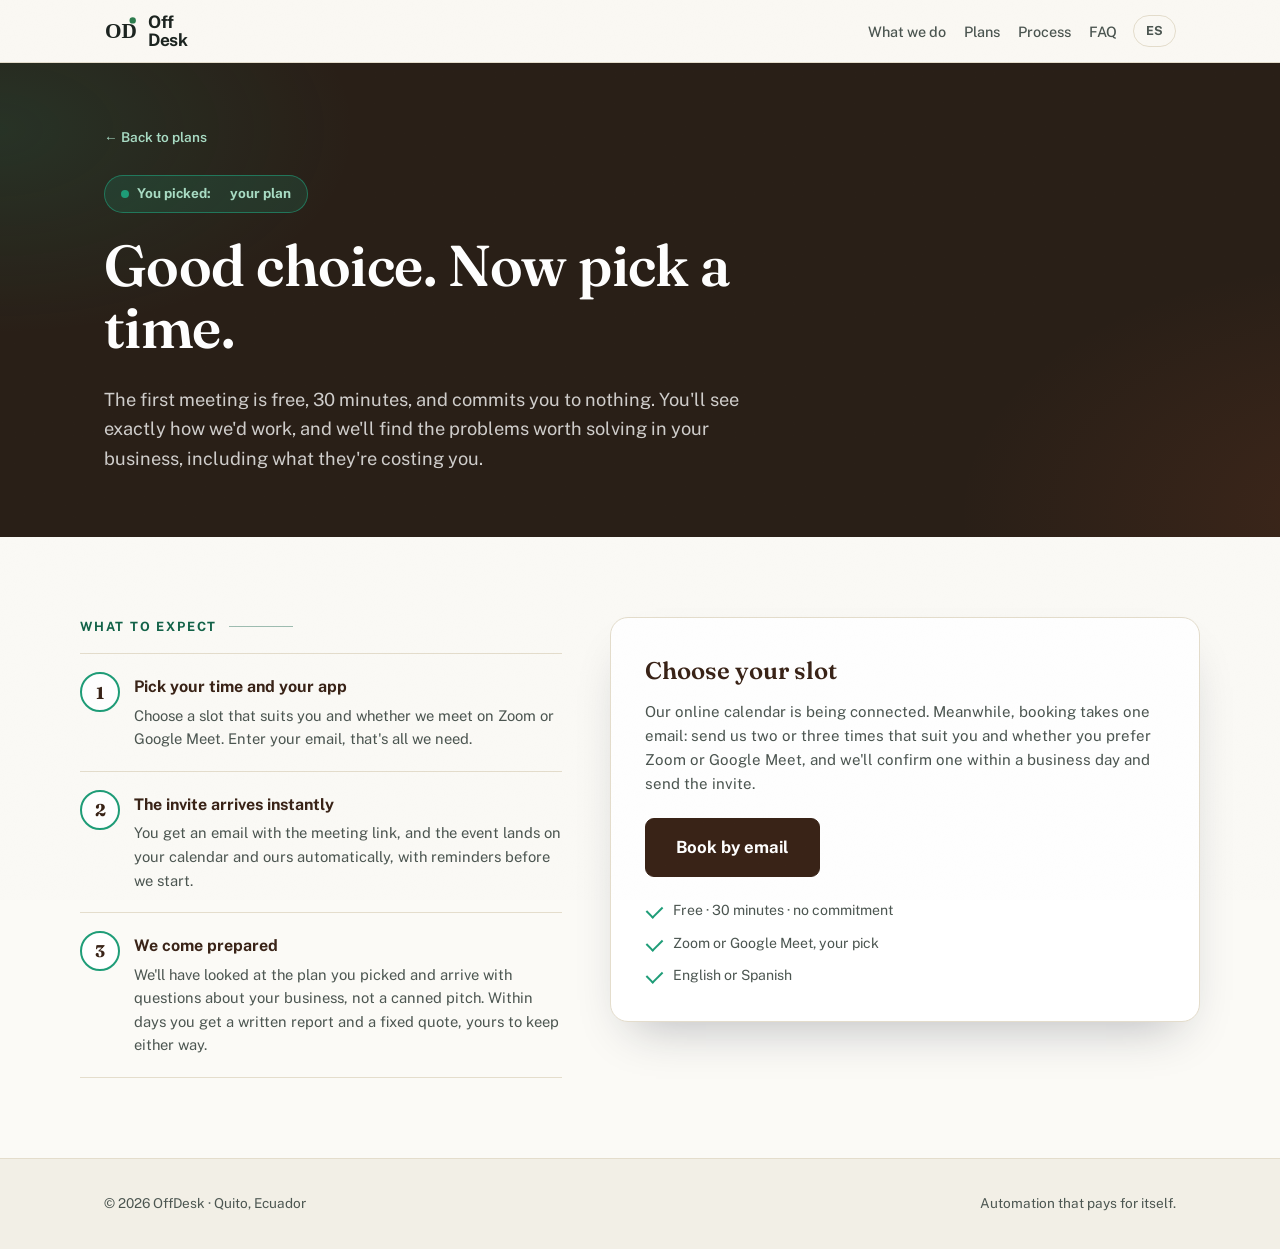
<file: book.html>
<!DOCTYPE html>
<html lang="en">
<head>
<meta charset="UTF-8">
<meta name="viewport" content="width=device-width, initial-scale=1.0">
<title>Book your first meeting: OffDesk</title>
<meta name="description" content="Pick a time for your free 30-minute first meeting with OffDesk. Choose Zoom or Google Meet; the invite lands on both calendars automatically.">
<meta name="robots" content="noindex">
<link rel="preconnect" href="https://fonts.googleapis.com">
<link rel="preconnect" href="https://fonts.gstatic.com" crossorigin>
<link href="https://fonts.googleapis.com/css2?family=Fraunces:opsz,wght@9..144,500;9..144,600;9..144,700&family=Public+Sans:ital,wght@0,400;0,500;0,600;0,700;1,400&display=swap" rel="stylesheet">
<link rel="stylesheet" href="styles.css">
<link rel="icon" type="image/svg+xml" href="icon.svg">
<style>
  .plan-chip{
    display:inline-flex;align-items:center;gap:8px;margin-bottom:22px;
    background:rgba(31,182,140,.14);border:1px solid rgba(31,182,140,.5);border-radius:999px;
    padding:7px 16px;font-size:.85rem;font-weight:700;color:var(--teal-soft);
  }
  .plan-chip .dot{width:8px;height:8px;border-radius:50%;background:var(--teal)}
  .book-grid{display:grid;grid-template-columns:.9fr 1.1fr;gap:48px;align-items:start;padding:80px 0}
  @media(max-width:880px){.book-grid{grid-template-columns:1fr;padding:56px 0}}
  .expect{counter-reset:e}
  .expect-item{border-top:1px solid var(--line);padding:20px 0 20px 54px;position:relative;counter-increment:e}
  .expect-item:last-child{border-bottom:1px solid var(--line)}
  .expect-item::before{
    content:counter(e);position:absolute;left:0;top:18px;width:36px;height:36px;border-radius:50%;
    background:#fff;border:2px solid var(--teal);display:flex;align-items:center;justify-content:center;
    font-family:var(--serif);font-weight:700;color:var(--navy);
  }
  .expect-item h3{font-size:1rem;font-weight:700;color:var(--navy);margin-bottom:4px}
  .expect-item p{font-size:.92rem;color:var(--ink-soft)}
  .sched-card{
    background:#fff;border:1px solid var(--line);border-radius:18px;padding:34px;
    box-shadow:0 24px 48px -22px rgba(19,26,48,.3);
  }
  .sched-card h2{font-family:var(--serif);font-size:1.5rem;font-weight:600;color:var(--navy);margin-bottom:10px}
  .sched-card p{font-size:.94rem;color:var(--ink-soft)}
  #schedFrame{width:100%;height:640px;border:1px solid var(--line);border-radius:12px;margin-top:20px;display:none}
  .assure{margin-top:22px;display:flex;flex-direction:column;gap:10px}
  .assure li{list-style:none;position:relative;padding-left:28px;font-size:.88rem;color:var(--ink-soft)}
  .assure li::before{
    content:"";position:absolute;left:2px;top:6px;width:13px;height:8px;
    border-left:2.5px solid var(--teal);border-bottom:2.5px solid var(--teal);transform:rotate(-45deg);
  }
</style>
</head>
<body>

<header>
  <nav class="nav">
    <a class="brand" href="index.html" aria-label="OffDesk home">
      <svg width="34" height="34" viewBox="0 0 64 64" fill="none" xmlns="http://www.w3.org/2000/svg" aria-hidden="true">
        <text x="2" y="46" font-family="Georgia, serif" font-weight="700" font-size="40" fill="#1d2521">OD</text>
        <circle cx="54" cy="12" r="6" fill="#2e7d4f"/>
      </svg>
      <span class="brand-name">Off<br>Desk</span>
    </a>
    <div class="nav-right">
      <div class="nav-links">
        <a href="index.html#brands"><span class="en">What we do</span><span class="es">Qué hacemos</span></a>
        <a href="index.html#plans"><span class="en">Plans</span><span class="es">Planes</span></a>
        <a href="index.html#process"><span class="en">Process</span><span class="es">Proceso</span></a>
        <a href="index.html#faq"><span class="en">FAQ</span><span class="es">Preguntas</span></a>
      </div>
      <button class="lang-toggle" id="langBtn" aria-label="Cambiar idioma">ES</button>
    </div>
  </nav>
</header>

<main>

<section class="hero" style="padding:64px 0 56px">
  <div class="wrap">
    <p class="crumb"><a href="index.html#plans">← <span class="en">Back to plans</span><span class="es">Volver a planes</span></a></p>
    <p class="plan-chip"><span class="dot"></span><span class="en">You picked:</span><span class="es">Elegiste:</span>&nbsp;<span id="planName">...</span></p>
    <h1>
      <span class="en">Good choice. Now pick a time.</span>
      <span class="es">Buena elección. Ahora elige la hora.</span>
    </h1>
    <p class="lede">
      <span class="en">The first meeting is free, 30 minutes, and commits you to nothing. You'll see exactly how we'd work, and we'll find the problems worth solving in your business, including what they're costing you.</span>
      <span class="es">La primera reunión es gratuita, de 30 minutos, y no te compromete a nada. Verás exactamente cómo trabajaríamos, y encontraremos los problemas que vale la pena resolver en tu negocio, incluido lo que te están costando.</span>
    </p>
  </div>
</section>

<section style="background:var(--paper)">
  <div class="wrap book-grid">
    <div>
      <p class="step-label"><span class="en">What to expect</span><span class="es">Qué esperar</span></p>
      <div class="expect">
        <div class="expect-item">
          <h3><span class="en">Pick your time and your app</span><span class="es">Elige tu hora y tu aplicación</span></h3>
          <p><span class="en">Choose a slot that suits you and whether we meet on Zoom or Google Meet. Enter your email, that's all we need.</span><span class="es">Elige el horario que te convenga y si nos vemos por Zoom o Google Meet. Escribe tu correo, es todo lo que necesitamos.</span></p>
        </div>
        <div class="expect-item">
          <h3><span class="en">The invite arrives instantly</span><span class="es">La invitación llega al instante</span></h3>
          <p><span class="en">You get an email with the meeting link, and the event lands on your calendar and ours automatically, with reminders before we start.</span><span class="es">Recibes un correo con el enlace de la reunión, y el evento aparece en tu calendario y en el nuestro automáticamente, con recordatorios antes de empezar.</span></p>
        </div>
        <div class="expect-item">
          <h3><span class="en">We come prepared</span><span class="es">Llegamos preparados</span></h3>
          <p><span class="en">We'll have looked at the plan you picked and arrive with questions about your business, not a canned pitch. Within days you get a written report and a fixed quote, yours to keep either way.</span><span class="es">Habremos revisado el plan que elegiste y llegamos con preguntas sobre tu negocio, no con un discurso enlatado. En pocos días recibes un informe escrito y una cotización fija, tuyos de cualquier forma.</span></p>
        </div>
      </div>
    </div>
    <div class="sched-card">
      <h2><span class="en">Choose your slot</span><span class="es">Elige tu horario</span></h2>
      <p id="schedReady" style="display:none">
        <span class="en">Times shown are ones we're actually free: the calendar blocks overlaps and keeps a 15-minute gap between meetings, so we're never late to yours.</span>
        <span class="es">Los horarios que ves son los que realmente tenemos libres: el calendario bloquea cruces y deja 15 minutos entre reuniones, así que nunca llegaremos tarde a la tuya.</span>
      </p>
      <p id="schedFallback">
        <span class="en">Our online calendar is being connected. Meanwhile, booking takes one email: send us two or three times that suit you and whether you prefer Zoom or Google Meet, and we'll confirm one within a business day and send the invite.</span>
        <span class="es">Estamos conectando nuestro calendario en línea. Mientras tanto, reservar toma un correo: envíanos dos o tres horarios que te sirvan y si prefieres Zoom o Google Meet, y confirmamos uno en un día hábil y te enviamos la invitación.</span>
      </p>
      <iframe id="schedFrame" title="Scheduler"></iframe>
      <div style="margin-top:22px;display:flex;gap:12px;flex-wrap:wrap">
        <a class="btn big" id="schedOpen" style="display:none" target="_blank" rel="noopener" href="#">
          <span class="en">Open the scheduler</span><span class="es">Abrir el calendario</span>
        </a>
        <a class="btn navy big" id="mailBtn" href="mailto:northbridgeai1@gmail.com">
          <span class="en">Book by email</span><span class="es">Reservar por correo</span>
        </a>
      </div>
      <ul class="assure">
        <li><span class="en">Free · 30 minutes · no commitment</span><span class="es">Gratis · 30 minutos · sin compromiso</span></li>
        <li><span class="en">Zoom or Google Meet, your pick</span><span class="es">Zoom o Google Meet, tú eliges</span></li>
        <li><span class="en">English or Spanish</span><span class="es">En inglés o español</span></li>
      </ul>
    </div>
  </div>
</section>

</main>

<footer>
  <div class="wrap foot">
    <span>© 2026 OffDesk · Quito, Ecuador</span>
    <span><span class="en">Automation that pays for itself.</span><span class="es">Automatización que se paga sola.</span></span>
  </div>
</footer>

<script src="site.js"></script>
<script>
/* ▼▼ PASTE YOUR SCHEDULER LINK BETWEEN THE QUOTES (this is the ONLY place) ▼▼
   Recommended: Cal.com event link (lets visitors choose Zoom OR Google Meet,
   supports 15-min buffers and blocks overlapping bookings against your Google Calendar).
   A Google Calendar appointment-schedule link also works (Google Meet only). */
var NB_SCHEDULER_URL = "REPLACE_ME";

(function(){
  /* show which plan was picked, carry it into the email fallback */
  var plan = null;
  try{ plan = new URLSearchParams(location.search).get('plan'); }catch(e){}
  var isEs = document.documentElement.getAttribute('data-lang') === 'es';
  var planEl = document.getElementById('planName');
  if(planEl) planEl.textContent = plan || (isEs ? 'tu plan' : 'your plan');

  var mail = document.getElementById('mailBtn');
  if(mail){
    var subj = (plan ? plan + ': ' : '') + 'First meeting';
    var body = 'Hi OffDesk,\n\nI picked: ' + (plan || '(not sure yet)') +
      '\nTimes that work for me (with timezone):\n1.\n2.\n3.\n\nI prefer: Zoom / Google Meet\n\nMy business: ';
    mail.href = 'mailto:northbridgeai1@gmail.com?subject=' + encodeURIComponent(subj) + '&body=' + encodeURIComponent(body);
  }

  /* activate the scheduler once the URL is set */
  if(NB_SCHEDULER_URL && NB_SCHEDULER_URL.indexOf('REPLACE_ME') === -1){
    var open = document.getElementById('schedOpen');
    var frame = document.getElementById('schedFrame');
    var ready = document.getElementById('schedReady');
    var fallback = document.getElementById('schedFallback');
    if(open){ open.href = NB_SCHEDULER_URL; open.style.display = 'inline-block'; }
    if(ready) ready.style.display = 'block';
    if(fallback) fallback.style.display = 'none';
    /* embed inline when the provider allows iframes (Cal.com and Google's gv=true embed do) */
    if(frame && (NB_SCHEDULER_URL.indexOf('cal.com') > -1 || NB_SCHEDULER_URL.indexOf('gv=true') > -1)){
      frame.src = NB_SCHEDULER_URL;
      frame.style.display = 'block';
    }
  }
})();
</script>
</body>
</html>
</file>
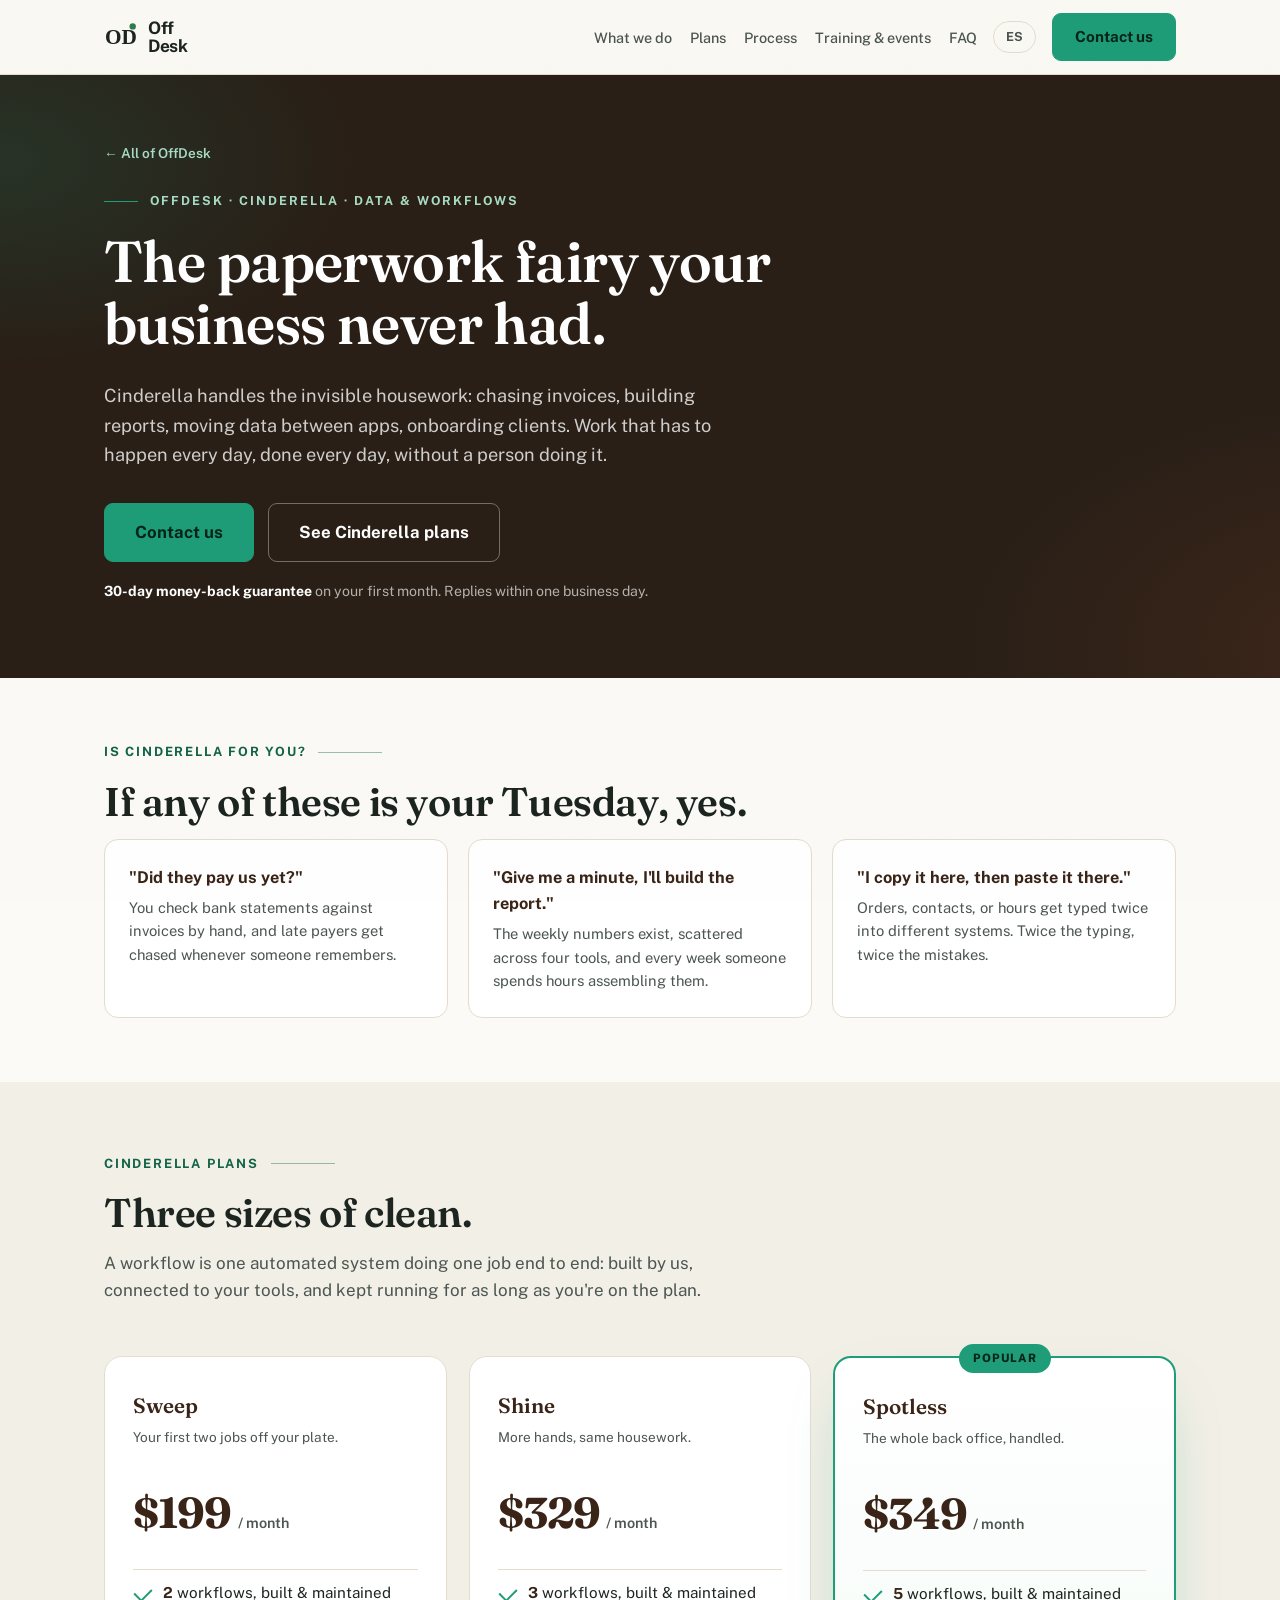
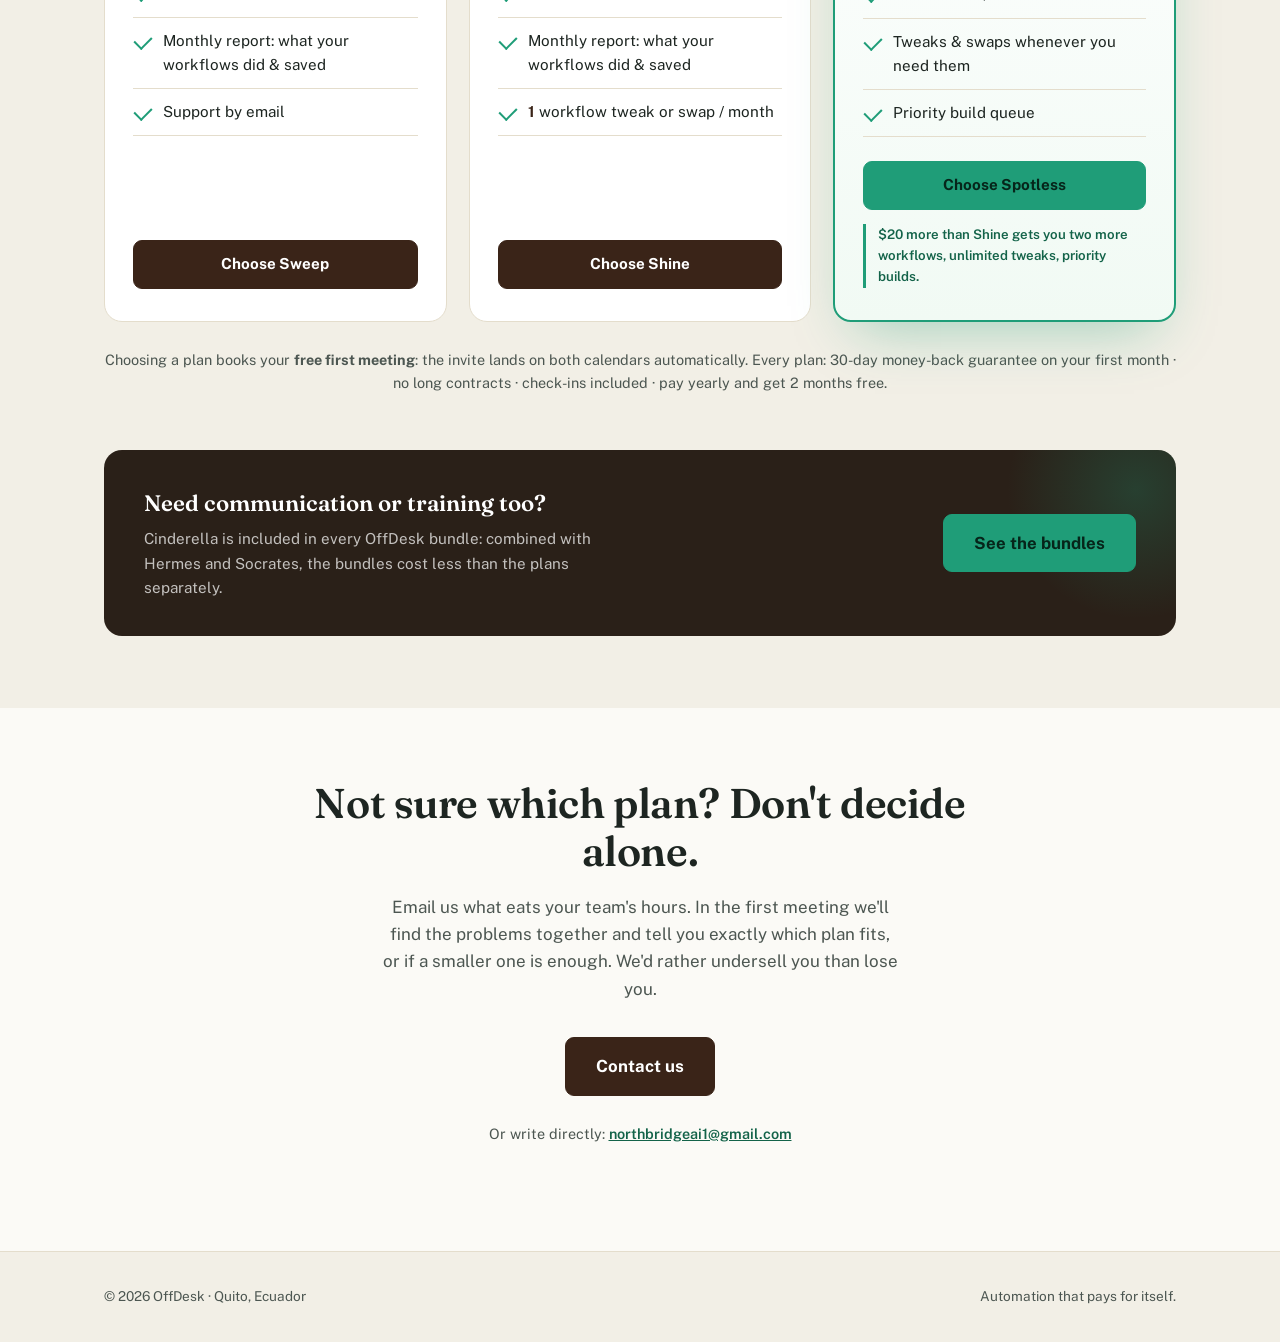
<file: cinderella.html>
<!DOCTYPE html>
<html lang="en">
<head>
<meta charset="UTF-8">
<meta name="viewport" content="width=device-width, initial-scale=1.0">
<title>OffDesk Cinderella: Data &amp; workflow automation</title>
<meta name="description" content="Cinderella is OffDesk's data and workflow practice: AI workflow building on n8n for small businesses, including payment chasing, invoice reminders, automatic reports, and data moved between your apps. Plans from $199/month, built and maintained for you.">
<meta name="keywords" content="AI workflow builder, n8n workflow automation service, payment chasing automation, invoice reminder automation, accounts receivable automation, automatic report generation, data entry automation, client onboarding automation, small business workflow automation, automatización de flujos de trabajo, cobro de facturas automático">
<script type="application/ld+json">
{
  "@context": "https://schema.org",
  "@type": "Service",
  "name": "OffDesk Cinderella",
  "serviceType": "Data and workflow automation",
  "provider": {"@type": "ProfessionalService", "name": "OffDesk", "email": "northbridgeai1@gmail.com", "address": {"@type": "PostalAddress", "addressLocality": "Quito", "addressCountry": "EC"}},
  "description": "AI workflow building and maintenance on n8n for small and medium businesses: payment chasing, invoice reminders, automatic report generation, data moved between apps, client onboarding checklists. Workflows live in accounts the client owns. English and Spanish.",
  "areaServed": ["Worldwide (virtual)", "Ecuador"],
  "offers": [
    {"@type": "Offer", "name": "Sweep", "description": "2 workflows built and maintained, monthly performance report, email support.", "price": "199", "priceCurrency": "USD", "priceSpecification": {"@type": "UnitPriceSpecification", "price": "199", "priceCurrency": "USD", "unitText": "per month"}},
    {"@type": "Offer", "name": "Shine", "description": "3 workflows built and maintained, monthly performance report, 1 workflow tweak or swap per month.", "price": "329", "priceCurrency": "USD", "priceSpecification": {"@type": "UnitPriceSpecification", "price": "329", "priceCurrency": "USD", "unitText": "per month"}},
    {"@type": "Offer", "name": "Spotless", "description": "5 workflows built and maintained, unlimited tweaks and swaps, priority build queue.", "price": "349", "priceCurrency": "USD", "priceSpecification": {"@type": "UnitPriceSpecification", "price": "349", "priceCurrency": "USD", "unitText": "per month"}}
  ]
}
</script>
<link rel="preconnect" href="https://fonts.googleapis.com">
<link rel="preconnect" href="https://fonts.gstatic.com" crossorigin>
<link href="https://fonts.googleapis.com/css2?family=Fraunces:opsz,wght@9..144,500;9..144,600;9..144,700&family=Public+Sans:ital,wght@0,400;0,500;0,600;0,700;1,400&display=swap" rel="stylesheet">
<link rel="stylesheet" href="styles.css">
<link rel="icon" type="image/svg+xml" href="icon.svg">
</head>
<body>

<header>
  <nav class="nav">
    <a class="brand" href="index.html" aria-label="OffDesk home">
      <svg width="34" height="34" viewBox="0 0 64 64" fill="none" xmlns="http://www.w3.org/2000/svg" aria-hidden="true">
        <text x="2" y="46" font-family="Georgia, serif" font-weight="700" font-size="40" fill="#1d2521">OD</text>
        <circle cx="54" cy="12" r="6" fill="#2e7d4f"/>
      </svg>
      <span class="brand-name">Off<br>Desk</span>
    </a>
    <div class="nav-right">
      <div class="nav-links">
        <a href="index.html#brands"><span class="en">What we do</span><span class="es">Qué hacemos</span></a>
        <a href="#plans"><span class="en">Plans</span><span class="es">Planes</span></a>
        <a href="index.html#process"><span class="en">Process</span><span class="es">Proceso</span></a>
        <a href="socrates.html"><span class="en">Training &amp; events</span><span class="es">Capacitación y eventos</span></a>
        <a href="index.html#faq"><span class="en">FAQ</span><span class="es">Preguntas</span></a>
      </div>
      <button class="lang-toggle" id="langBtn" aria-label="Cambiar idioma">ES</button>
      <a class="btn" href="mailto:northbridgeai1@gmail.com?subject=Cinderella">
        <span class="en">Contact us</span><span class="es">Contáctanos</span>
      </a>
    </div>
  </nav>
</header>

<main>

<section class="hero">
  <div class="wrap">
    <p class="crumb"><a href="index.html#brands">← <span class="en">All of OffDesk</span><span class="es">Todo OffDesk</span></a></p>
    <p class="kicker"><span class="en">OffDesk · Cinderella · Data &amp; workflows</span><span class="es">OffDesk · Cinderella · Datos y flujos</span></p>
    <h1>
      <span class="en">The paperwork fairy your business never had.</span>
      <span class="es">El hada de los papeles que tu negocio nunca tuvo.</span>
    </h1>
    <p class="lede">
      <span class="en">Cinderella handles the invisible housework: chasing invoices, building reports, moving data between apps, onboarding clients. Work that has to happen every day, done every day, without a person doing it.</span>
      <span class="es">Cinderella se encarga de la limpieza invisible: cobrar facturas, armar reportes, mover datos entre aplicaciones, dar de alta clientes. Trabajo que tiene que pasar todos los días, hecho todos los días, sin que una persona lo haga.</span>
    </p>
    <div class="hero-cta">
      <a class="btn big" href="mailto:northbridgeai1@gmail.com?subject=Cinderella">
        <span class="en">Contact us</span><span class="es">Contáctanos</span>
      </a>
      <a class="btn big ghost" href="#plans">
        <span class="en">See Cinderella plans</span><span class="es">Ver planes Cinderella</span>
      </a>
    </div>
    <p class="hero-note" style="margin-top:18px">
      <span class="en"><strong>30-day money-back guarantee</strong> on your first month. Replies within one business day.</span>
      <span class="es"><strong>Garantía de devolución de 30 días</strong> en tu primer mes. Respondemos en un día hábil.</span>
    </p>
  </div>
</section>

<section class="fit">
  <div class="wrap">
    <p class="step-label rv"><span class="en">Is Cinderella for you?</span><span class="es">¿Cinderella es para ti?</span></p>
    <h2 class="h2 rv">
      <span class="en">If any of these is your Tuesday, yes.</span>
      <span class="es">Si algo de esto es tu martes, sí.</span>
    </h2>
    <div class="fit-grid">
      <div class="fit-card rv">
        <h3><span class="en">"Did they pay us yet?"</span><span class="es">"¿Ya nos pagaron?"</span></h3>
        <p><span class="en">You check bank statements against invoices by hand, and late payers get chased whenever someone remembers.</span><span class="es">Cruzas estados de cuenta contra facturas a mano, y a los morosos se les cobra cuando alguien se acuerda.</span></p>
      </div>
      <div class="fit-card rv d1">
        <h3><span class="en">"Give me a minute, I'll build the report."</span><span class="es">"Dame un minuto, armo el reporte."</span></h3>
        <p><span class="en">The weekly numbers exist, scattered across four tools, and every week someone spends hours assembling them.</span><span class="es">Los números de la semana existen, regados en cuatro herramientas, y cada semana alguien pasa horas juntándolos.</span></p>
      </div>
      <div class="fit-card rv d2">
        <h3><span class="en">"I copy it here, then paste it there."</span><span class="es">"Lo copio aquí, y lo pego allá."</span></h3>
        <p><span class="en">Orders, contacts, or hours get typed twice into different systems. Twice the typing, twice the mistakes.</span><span class="es">Pedidos, contactos u horas se escriben dos veces en sistemas distintos. El doble de tipeo, el doble de errores.</span></p>
      </div>
    </div>
  </div>
</section>

<section class="plans" id="plans">
  <div class="wrap">
    <p class="step-label rv"><span class="en">Cinderella plans</span><span class="es">Planes Cinderella</span></p>
    <h2 class="h2 rv"><span class="en">Three sizes of clean.</span><span class="es">Tres tamaños de orden.</span></h2>
    <p class="sub rv">
      <span class="en">A workflow is one automated system doing one job end to end: built by us, connected to your tools, and kept running for as long as you're on the plan.</span>
      <span class="es">Un flujo es un sistema automatizado que hace una tarea de principio a fin: construido por nosotros, conectado a tus herramientas, y mantenido mientras estés en el plan.</span>
    </p>
    <div class="tiers">
      <div class="tier rv">
        <h3>Sweep</h3>
        <p class="for"><span class="en">Your first two jobs off your plate.</span><span class="es">Tus primeras dos tareas fuera de tu plato.</span></p>
        <div class="tprice"><span class="n">$199</span><span class="per"><span class="en">/ month</span><span class="es">/ mes</span></span></div>
        <ul>
          <li><strong>2</strong> <span class="en">workflows, built &amp; maintained</span><span class="es">flujos, construidos y mantenidos</span></li>
          <li><span class="en">Monthly report: what your workflows did &amp; saved</span><span class="es">Reporte mensual: qué hicieron y ahorraron tus flujos</span></li>
          <li><span class="en">Support by email</span><span class="es">Soporte por correo</span></li>
        </ul>
        <a class="btn navy cta book" style="text-align:center" href="book.html?plan=Cinderella+Sweep">
          <span class="en">Choose Sweep</span><span class="es">Elegir Sweep</span>
        </a>
      </div>
      <div class="tier rv d1">
        <h3>Shine</h3>
        <p class="for"><span class="en">More hands, same housework.</span><span class="es">Más manos, la misma limpieza.</span></p>
        <div class="tprice"><span class="n">$329</span><span class="per"><span class="en">/ month</span><span class="es">/ mes</span></span></div>
        <ul>
          <li><strong>3</strong> <span class="en">workflows, built &amp; maintained</span><span class="es">flujos, construidos y mantenidos</span></li>
          <li><span class="en">Monthly report: what your workflows did &amp; saved</span><span class="es">Reporte mensual: qué hicieron y ahorraron tus flujos</span></li>
          <li><strong>1</strong> <span class="en">workflow tweak or swap / month</span><span class="es">ajuste o cambio de flujo / mes</span></li>
        </ul>
        <a class="btn navy cta book" style="text-align:center" href="book.html?plan=Cinderella+Shine">
          <span class="en">Choose Shine</span><span class="es">Elegir Shine</span>
        </a>
      </div>
      <div class="tier best rv d2">
        <span class="badge"><span class="en">Popular</span><span class="es">Popular</span></span>
        <h3>Spotless</h3>
        <p class="for"><span class="en">The whole back office, handled.</span><span class="es">Toda la oficina de atrás, resuelta.</span></p>
        <div class="tprice"><span class="n">$349</span><span class="per"><span class="en">/ month</span><span class="es">/ mes</span></span></div>
        <ul>
          <li><strong>5</strong> <span class="en">workflows, built &amp; maintained</span><span class="es">flujos, construidos y mantenidos</span></li>
          <li><span class="en">Tweaks &amp; swaps whenever you need them</span><span class="es">Ajustes y cambios cuando los necesites</span></li>
          <li><span class="en">Priority build queue</span><span class="es">Fila de construcción prioritaria</span></li>
        </ul>
        <a class="btn cta book" style="text-align:center" href="book.html?plan=Cinderella+Spotless">
          <span class="en">Choose Spotless</span><span class="es">Elegir Spotless</span>
        </a>
        <p class="value-note">
          <span class="en">$20 more than Shine gets you two more workflows, unlimited tweaks, priority builds.</span>
          <span class="es">$20 más que Shine te da dos flujos más, ajustes sin límite, construcción prioritaria.</span>
        </p>
      </div>
    </div>
    <p class="tiers-note rv">
      <span class="en">Choosing a plan books your <strong>free first meeting</strong>: the invite lands on both calendars automatically. Every plan: 30-day money-back guarantee on your first month · no long contracts · check-ins included · pay yearly and get 2 months free.</span>
      <span class="es">Elegir un plan agenda tu <strong>primera reunión gratuita</strong>: la invitación llega a ambos calendarios automáticamente. Todos los planes: garantía de devolución de 30 días en tu primer mes · sin contratos largos · seguimientos incluidos · paga el año y llévate 2 meses gratis.</span>
    </p>

    <div class="bundle-strip rv">
      <div>
        <h3><span class="en">Need communication or training too?</span><span class="es">¿También necesitas comunicación o capacitación?</span></h3>
        <p><span class="en">Cinderella is included in every OffDesk bundle: combined with Hermes and Socrates, the bundles cost less than the plans separately.</span><span class="es">Cinderella está incluida en todos los paquetes OffDesk: combinada con Hermes y Socrates, los paquetes cuestan menos que los planes por separado.</span></p>
      </div>
      <a class="btn big" href="index.html#plans"><span class="en">See the bundles</span><span class="es">Ver los paquetes</span></a>
    </div>
  </div>
</section>

<section class="final">
  <div class="wrap">
    <h2 class="h2 rv">
      <span class="en">Not sure which plan? Don't decide alone.</span>
      <span class="es">¿No sabes qué plan? No lo decidas solo.</span>
    </h2>
    <p class="rv">
      <span class="en">Email us what eats your team's hours. In the first meeting we'll find the problems together and tell you exactly which plan fits, or if a smaller one is enough. We'd rather undersell you than lose you.</span>
      <span class="es">Escríbenos qué se come las horas de tu equipo. En la primera reunión encontramos los problemas juntos y te decimos exactamente qué plan te calza, o si uno más pequeño alcanza. Preferimos venderte de menos que perderte.</span>
    </p>
    <a class="btn navy big rv" href="mailto:northbridgeai1@gmail.com?subject=Cinderella">
      <span class="en">Contact us</span><span class="es">Contáctanos</span>
    </a>
    <p class="mail rv">
      <span class="en">Or write directly: </span><span class="es">O escribe directamente: </span>
      <a href="mailto:northbridgeai1@gmail.com">northbridgeai1@gmail.com</a>
    </p>
  </div>
</section>

</main>

<footer>
  <div class="wrap foot">
    <span>© 2026 OffDesk · Quito, Ecuador</span>
    <span><span class="en">Automation that pays for itself.</span><span class="es">Automatización que se paga sola.</span></span>
  </div>
</footer>

<script src="site.js"></script>
</body>
</html>
</file>
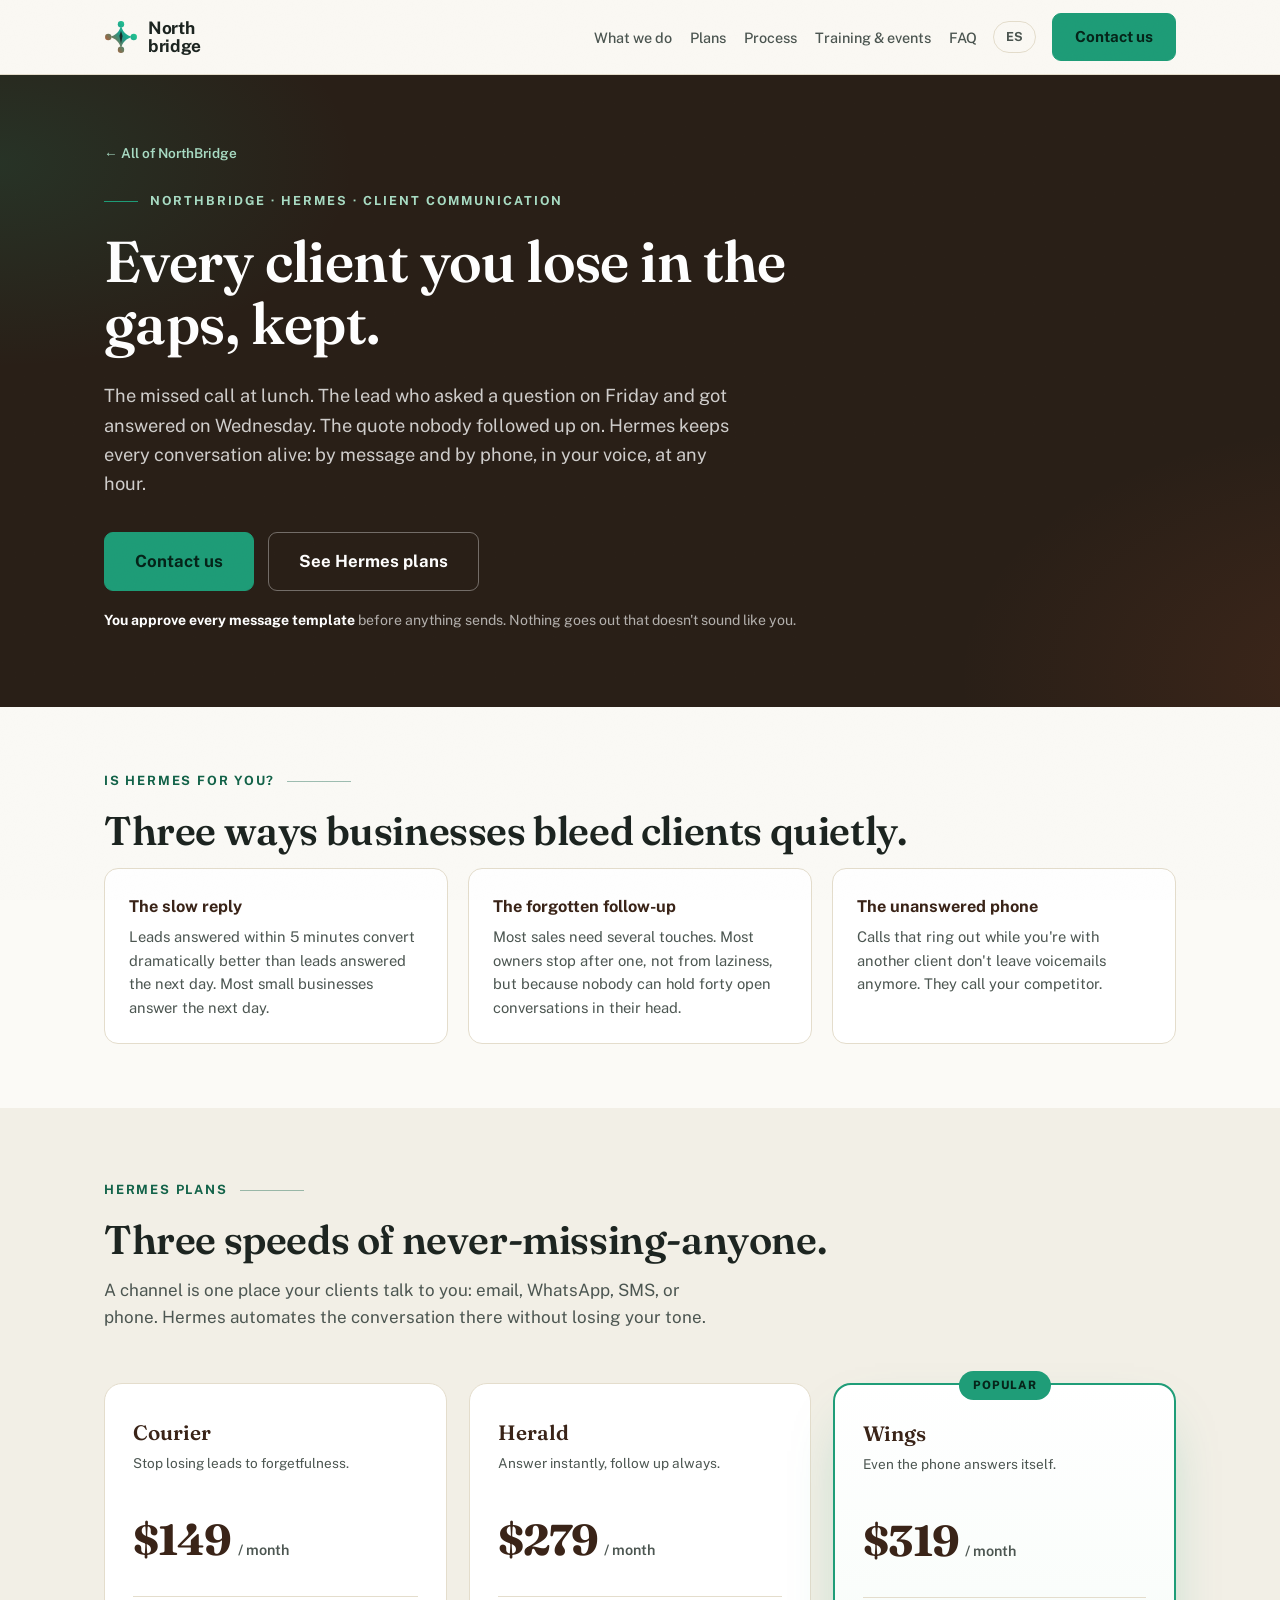
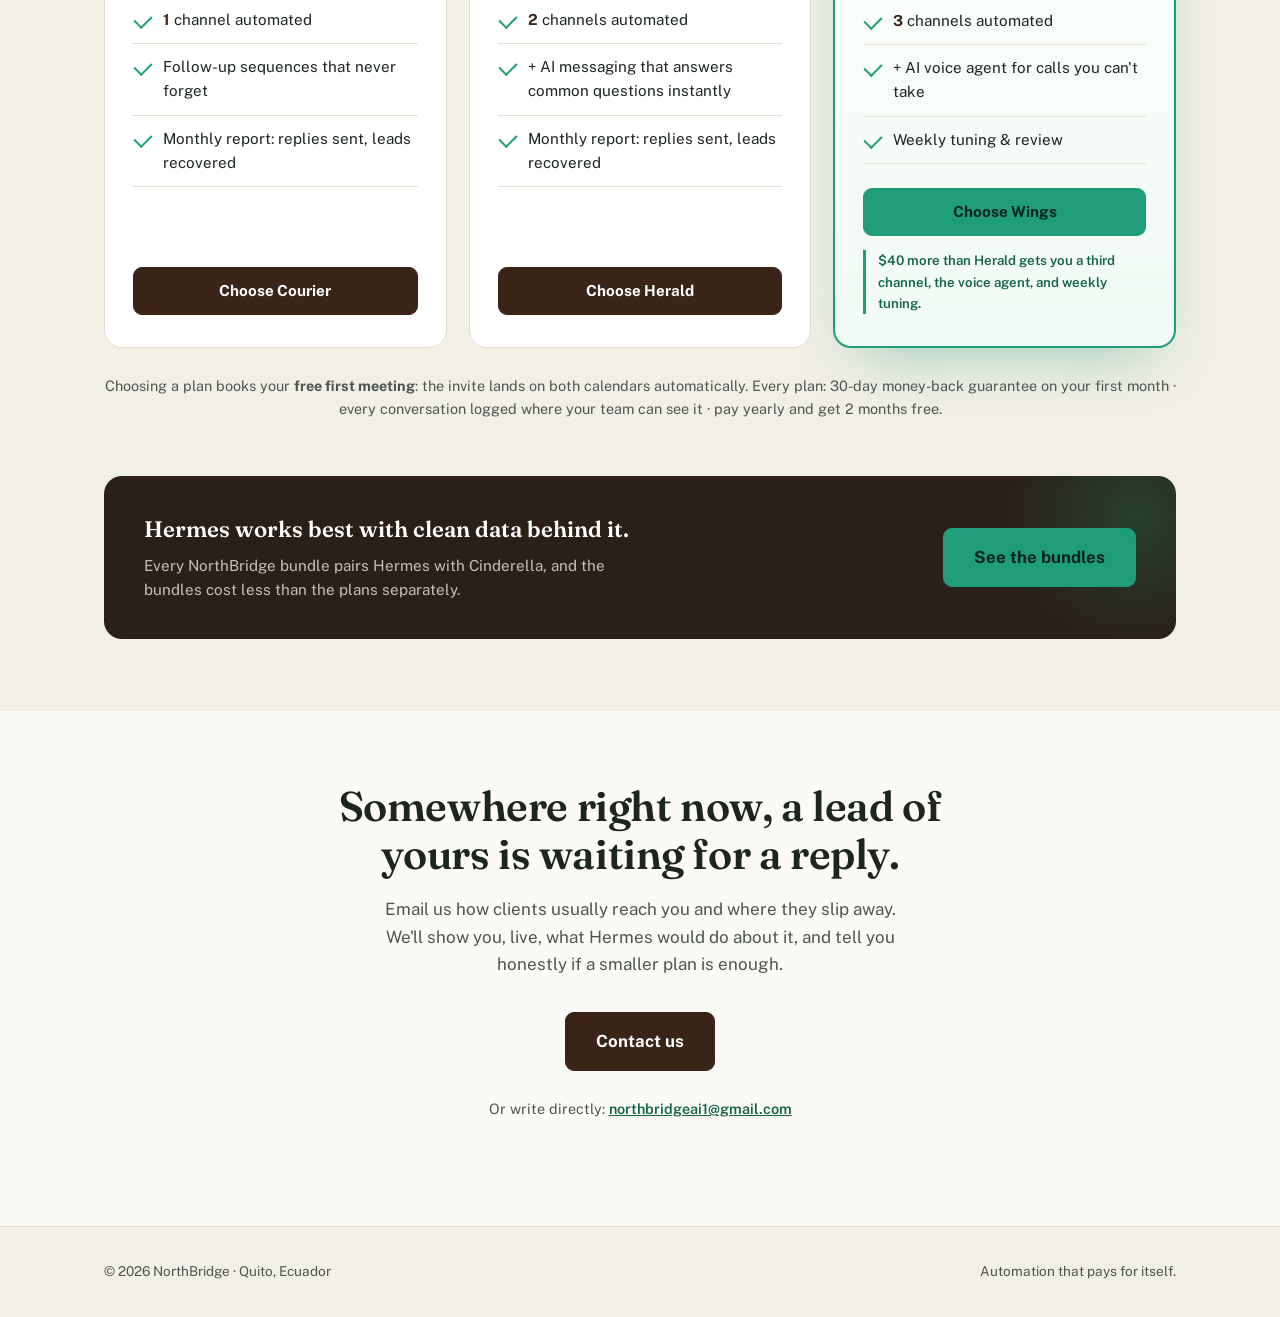
<file: hermes.html>
<!DOCTYPE html>
<html lang="en">
<head>
<meta charset="UTF-8">
<meta name="viewport" content="width=device-width, initial-scale=1.0">
<title>NorthBridge Hermes: Client communication that never sleeps</title>
<meta name="description" content="Hermes is NorthBridge's client communication practice: AI follow-up sequences, instant AI messaging, and AI voice agents that keep every conversation alive, in your voice. Plans from $149/month.">
<meta name="keywords" content="AI voice agent for small business, AI messaging for business, AI chatbot for customer questions, lead follow-up automation, missed call automation, AI receptionist, follow-up sequences, client communication automation, agente de voz IA, mensajería automática para negocios, seguimiento de prospectos automático">
<script type="application/ld+json">
{
  "@context": "https://schema.org",
  "@type": "Service",
  "name": "NorthBridge Hermes",
  "serviceType": "AI client communication automation",
  "provider": {"@type": "ProfessionalService", "name": "NorthBridge", "email": "northbridgeai1@gmail.com", "address": {"@type": "PostalAddress", "addressLocality": "Quito", "addressCountry": "EC"}},
  "description": "AI-powered client communication for small and medium businesses: follow-up sequences that never forget a lead, instant AI messaging that answers common questions, AI voice agents for calls you can't take. Every message template is approved by the owner; every conversation is logged. English and Spanish.",
  "areaServed": ["Worldwide (virtual)", "Ecuador"],
  "offers": [
    {"@type": "Offer", "name": "Courier", "description": "1 communication channel automated with follow-up sequences, monthly performance report.", "price": "149", "priceCurrency": "USD", "priceSpecification": {"@type": "UnitPriceSpecification", "price": "149", "priceCurrency": "USD", "unitText": "per month"}},
    {"@type": "Offer", "name": "Herald", "description": "2 channels automated plus instant AI messaging for common questions, monthly performance report.", "price": "279", "priceCurrency": "USD", "priceSpecification": {"@type": "UnitPriceSpecification", "price": "279", "priceCurrency": "USD", "unitText": "per month"}},
    {"@type": "Offer", "name": "Wings", "description": "3 channels automated plus AI voice agent for missed calls, weekly tuning and review.", "price": "319", "priceCurrency": "USD", "priceSpecification": {"@type": "UnitPriceSpecification", "price": "319", "priceCurrency": "USD", "unitText": "per month"}}
  ]
}
</script>
<link rel="preconnect" href="https://fonts.googleapis.com">
<link rel="preconnect" href="https://fonts.gstatic.com" crossorigin>
<link href="https://fonts.googleapis.com/css2?family=Fraunces:opsz,wght@9..144,500;9..144,600;9..144,700&family=Public+Sans:ital,wght@0,400;0,500;0,600;0,700;1,400&display=swap" rel="stylesheet">
<link rel="stylesheet" href="styles.css">
<link rel="icon" type="image/svg+xml" href="icon.svg">
</head>
<body>

<header>
  <nav class="nav">
    <a class="brand" href="index.html" aria-label="NorthBridge home">
      <svg width="34" height="34" viewBox="0 0 64 64" fill="none" xmlns="http://www.w3.org/2000/svg" aria-hidden="true">
        <defs>
          <linearGradient id="nbg" x1="8" y1="52" x2="56" y2="12" gradientUnits="userSpaceOnUse">
            <stop offset="0" stop-color="#c1572f"/>
            <stop offset=".55" stop-color="#1f9e8c"/>
            <stop offset="1" stop-color="#25d193"/>
          </linearGradient>
        </defs>
        <path d="M32 10 C34.5 22 42 29.5 54 32 C42 34.5 34.5 42 32 54 C29.5 42 22 34.5 10 32 C22 29.5 29.5 22 32 10 Z" fill="url(#nbg)"/>
        <circle cx="32" cy="8" r="6" fill="url(#nbg)"/>
        <circle cx="32" cy="56" r="6" fill="url(#nbg)"/>
        <circle cx="8" cy="32" r="6" fill="url(#nbg)"/>
        <circle cx="56" cy="32" r="6" fill="url(#nbg)"/>
        <path d="M32 20 L35 30 L32 44 L29 30 Z" fill="#1a1a1a" opacity=".85"/>
      </svg>
      <span class="brand-name">North<br>bridge</span>
    </a>
    <div class="nav-right">
      <div class="nav-links">
        <a href="index.html#brands"><span class="en">What we do</span><span class="es">Qué hacemos</span></a>
        <a href="#plans"><span class="en">Plans</span><span class="es">Planes</span></a>
        <a href="index.html#process"><span class="en">Process</span><span class="es">Proceso</span></a>
        <a href="socrates.html"><span class="en">Training &amp; events</span><span class="es">Capacitación y eventos</span></a>
        <a href="index.html#faq"><span class="en">FAQ</span><span class="es">Preguntas</span></a>
      </div>
      <button class="lang-toggle" id="langBtn" aria-label="Cambiar idioma">ES</button>
      <a class="btn" href="mailto:northbridgeai1@gmail.com?subject=Hermes">
        <span class="en">Contact us</span><span class="es">Contáctanos</span>
      </a>
    </div>
  </nav>
</header>

<main>

<section class="hero">
  <div class="wrap">
    <p class="crumb"><a href="index.html#brands">← <span class="en">All of NorthBridge</span><span class="es">Todo NorthBridge</span></a></p>
    <p class="kicker"><span class="en">NorthBridge · Hermes · Client communication</span><span class="es">NorthBridge · Hermes · Comunicación con clientes</span></p>
    <h1>
      <span class="en">Every client you lose in the gaps, kept.</span>
      <span class="es">Cada cliente que pierdes en los huecos, recuperado.</span>
    </h1>
    <p class="lede">
      <span class="en">The missed call at lunch. The lead who asked a question on Friday and got answered on Wednesday. The quote nobody followed up on. Hermes keeps every conversation alive: by message and by phone, in your voice, at any hour.</span>
      <span class="es">La llamada perdida a la hora del almuerzo. El prospecto que preguntó el viernes y recibió respuesta el miércoles. La cotización a la que nadie dio seguimiento. Hermes mantiene viva cada conversación: por mensaje y por teléfono, con tu voz, a cualquier hora.</span>
    </p>
    <div class="hero-cta">
      <a class="btn big" href="mailto:northbridgeai1@gmail.com?subject=Hermes">
        <span class="en">Contact us</span><span class="es">Contáctanos</span>
      </a>
      <a class="btn big ghost" href="#plans">
        <span class="en">See Hermes plans</span><span class="es">Ver planes Hermes</span>
      </a>
    </div>
    <p class="hero-note" style="margin-top:18px">
      <span class="en"><strong>You approve every message template</strong> before anything sends. Nothing goes out that doesn't sound like you.</span>
      <span class="es"><strong>Apruebas cada plantilla de mensaje</strong> antes de que se envíe algo. No sale nada que no suene a ti.</span>
    </p>
  </div>
</section>

<section class="fit">
  <div class="wrap">
    <p class="step-label rv"><span class="en">Is Hermes for you?</span><span class="es">¿Hermes es para ti?</span></p>
    <h2 class="h2 rv">
      <span class="en">Three ways businesses bleed clients quietly.</span>
      <span class="es">Tres formas en que los negocios pierden clientes en silencio.</span>
    </h2>
    <div class="fit-grid">
      <div class="fit-card rv">
        <h3><span class="en">The slow reply</span><span class="es">La respuesta lenta</span></h3>
        <p><span class="en">Leads answered within 5 minutes convert dramatically better than leads answered the next day. Most small businesses answer the next day.</span><span class="es">Los prospectos respondidos en 5 minutos se convierten muchísimo mejor que los respondidos al día siguiente. La mayoría de negocios pequeños responde al día siguiente.</span></p>
      </div>
      <div class="fit-card rv d1">
        <h3><span class="en">The forgotten follow-up</span><span class="es">El seguimiento olvidado</span></h3>
        <p><span class="en">Most sales need several touches. Most owners stop after one, not from laziness, but because nobody can hold forty open conversations in their head.</span><span class="es">La mayoría de ventas necesita varios contactos. La mayoría de dueños se detiene en uno, no por pereza, sino porque nadie puede sostener cuarenta conversaciones abiertas en la cabeza.</span></p>
      </div>
      <div class="fit-card rv d2">
        <h3><span class="en">The unanswered phone</span><span class="es">El teléfono sin contestar</span></h3>
        <p><span class="en">Calls that ring out while you're with another client don't leave voicemails anymore. They call your competitor.</span><span class="es">Las llamadas que suenan mientras atiendes a otro cliente ya no dejan mensaje de voz. Llaman a tu competencia.</span></p>
      </div>
    </div>
  </div>
</section>

<section class="plans" id="plans">
  <div class="wrap">
    <p class="step-label rv"><span class="en">Hermes plans</span><span class="es">Planes Hermes</span></p>
    <h2 class="h2 rv"><span class="en">Three speeds of never-missing-anyone.</span><span class="es">Tres velocidades de no perder a nadie.</span></h2>
    <p class="sub rv">
      <span class="en">A channel is one place your clients talk to you: email, WhatsApp, SMS, or phone. Hermes automates the conversation there without losing your tone.</span>
      <span class="es">Un canal es un lugar donde tus clientes hablan contigo: correo, WhatsApp, SMS o teléfono. Hermes automatiza la conversación ahí sin perder tu tono.</span>
    </p>
    <div class="tiers">
      <div class="tier rv">
        <h3>Courier</h3>
        <p class="for"><span class="en">Stop losing leads to forgetfulness.</span><span class="es">Deja de perder prospectos por olvido.</span></p>
        <div class="tprice"><span class="n">$149</span><span class="per"><span class="en">/ month</span><span class="es">/ mes</span></span></div>
        <ul>
          <li><strong>1</strong> <span class="en">channel automated</span><span class="es">canal automatizado</span></li>
          <li><span class="en">Follow-up sequences that never forget</span><span class="es">Secuencias de seguimiento que nunca olvidan</span></li>
          <li><span class="en">Monthly report: replies sent, leads recovered</span><span class="es">Reporte mensual: respuestas enviadas, prospectos recuperados</span></li>
        </ul>
        <a class="btn navy cta book" style="text-align:center" href="book.html?plan=Hermes+Courier">
          <span class="en">Choose Courier</span><span class="es">Elegir Courier</span>
        </a>
      </div>
      <div class="tier rv d1">
        <h3>Herald</h3>
        <p class="for"><span class="en">Answer instantly, follow up always.</span><span class="es">Responde al instante, da seguimiento siempre.</span></p>
        <div class="tprice"><span class="n">$279</span><span class="per"><span class="en">/ month</span><span class="es">/ mes</span></span></div>
        <ul>
          <li><strong>2</strong> <span class="en">channels automated</span><span class="es">canales automatizados</span></li>
          <li><span class="en">+ AI messaging that answers common questions instantly</span><span class="es">+ Mensajería con IA que responde preguntas comunes al instante</span></li>
          <li><span class="en">Monthly report: replies sent, leads recovered</span><span class="es">Reporte mensual: respuestas enviadas, prospectos recuperados</span></li>
        </ul>
        <a class="btn navy cta book" style="text-align:center" href="book.html?plan=Hermes+Herald">
          <span class="en">Choose Herald</span><span class="es">Elegir Herald</span>
        </a>
      </div>
      <div class="tier best rv d2">
        <span class="badge"><span class="en">Popular</span><span class="es">Popular</span></span>
        <h3>Wings</h3>
        <p class="for"><span class="en">Even the phone answers itself.</span><span class="es">Hasta el teléfono se contesta solo.</span></p>
        <div class="tprice"><span class="n">$319</span><span class="per"><span class="en">/ month</span><span class="es">/ mes</span></span></div>
        <ul>
          <li><strong>3</strong> <span class="en">channels automated</span><span class="es">canales automatizados</span></li>
          <li><span class="en">+ AI voice agent for calls you can't take</span><span class="es">+ Agente de voz con IA para llamadas que no puedes atender</span></li>
          <li><span class="en">Weekly tuning &amp; review</span><span class="es">Ajuste y revisión semanal</span></li>
        </ul>
        <a class="btn cta book" style="text-align:center" href="book.html?plan=Hermes+Wings">
          <span class="en">Choose Wings</span><span class="es">Elegir Wings</span>
        </a>
        <p class="value-note">
          <span class="en">$40 more than Herald gets you a third channel, the voice agent, and weekly tuning.</span>
          <span class="es">$40 más que Herald te da un tercer canal, el agente de voz, y ajuste semanal.</span>
        </p>
      </div>
    </div>
    <p class="tiers-note rv">
      <span class="en">Choosing a plan books your <strong>free first meeting</strong>: the invite lands on both calendars automatically. Every plan: 30-day money-back guarantee on your first month · every conversation logged where your team can see it · pay yearly and get 2 months free.</span>
      <span class="es">Elegir un plan agenda tu <strong>primera reunión gratuita</strong>: la invitación llega a ambos calendarios automáticamente. Todos los planes: garantía de devolución de 30 días en tu primer mes · cada conversación registrada donde tu equipo la vea · paga el año y llévate 2 meses gratis.</span>
    </p>

    <div class="bundle-strip rv">
      <div>
        <h3><span class="en">Hermes works best with clean data behind it.</span><span class="es">Hermes funciona mejor con datos ordenados detrás.</span></h3>
        <p><span class="en">Every NorthBridge bundle pairs Hermes with Cinderella, and the bundles cost less than the plans separately.</span><span class="es">Todos los paquetes NorthBridge combinan Hermes con Cinderella, y los paquetes cuestan menos que los planes por separado.</span></p>
      </div>
      <a class="btn big" href="index.html#plans"><span class="en">See the bundles</span><span class="es">Ver los paquetes</span></a>
    </div>
  </div>
</section>

<section class="final">
  <div class="wrap">
    <h2 class="h2 rv">
      <span class="en">Somewhere right now, a lead of yours is waiting for a reply.</span>
      <span class="es">En algún lugar, ahora mismo, un prospecto tuyo espera una respuesta.</span>
    </h2>
    <p class="rv">
      <span class="en">Email us how clients usually reach you and where they slip away. We'll show you, live, what Hermes would do about it, and tell you honestly if a smaller plan is enough.</span>
      <span class="es">Escríbenos cómo te contactan normalmente tus clientes y dónde se te escapan. Te mostramos, en vivo, qué haría Hermes al respecto, y te decimos con honestidad si un plan más pequeño alcanza.</span>
    </p>
    <a class="btn navy big rv" href="mailto:northbridgeai1@gmail.com?subject=Hermes">
      <span class="en">Contact us</span><span class="es">Contáctanos</span>
    </a>
    <p class="mail rv">
      <span class="en">Or write directly: </span><span class="es">O escribe directamente: </span>
      <a href="mailto:northbridgeai1@gmail.com">northbridgeai1@gmail.com</a>
    </p>
  </div>
</section>

</main>

<footer>
  <div class="wrap foot">
    <span>© 2026 NorthBridge · Quito, Ecuador</span>
    <span><span class="en">Automation that pays for itself.</span><span class="es">Automatización que se paga sola.</span></span>
  </div>
</footer>

<script src="site.js"></script>
</body>
</html>
</file>
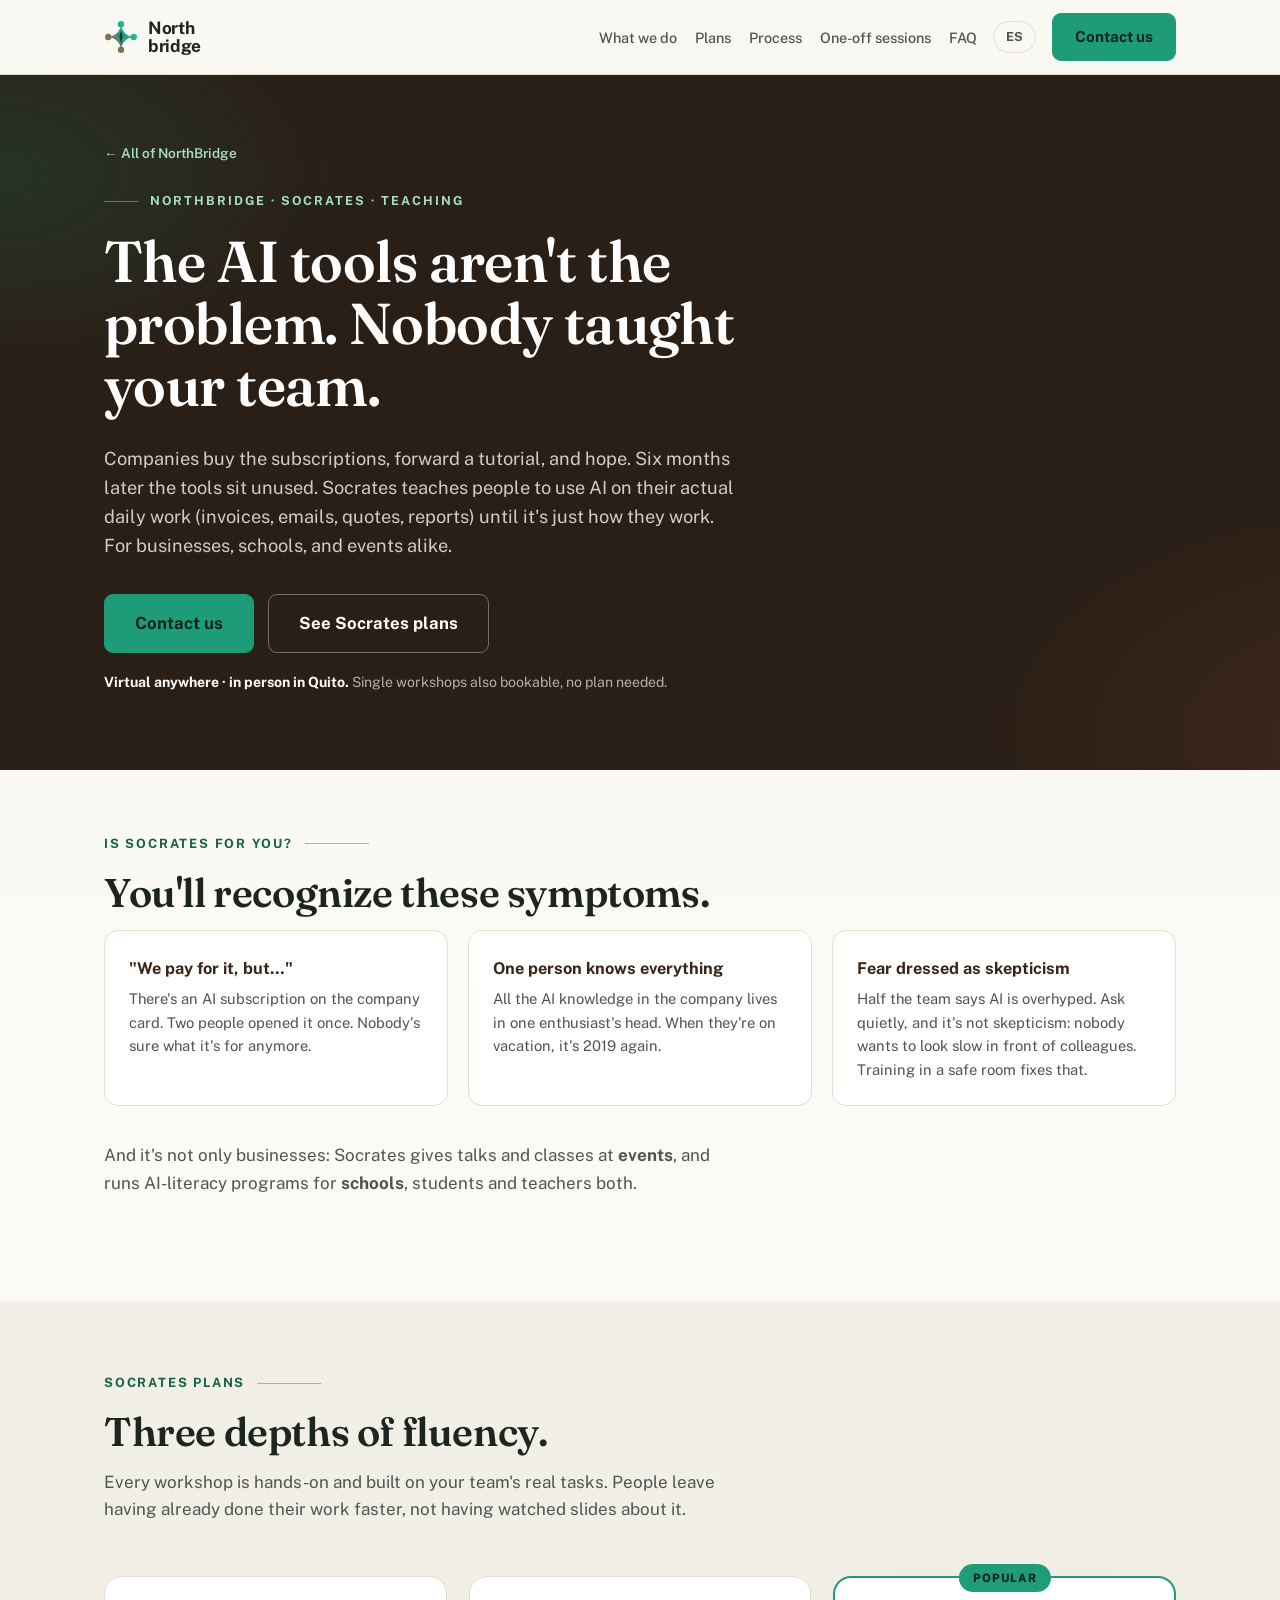
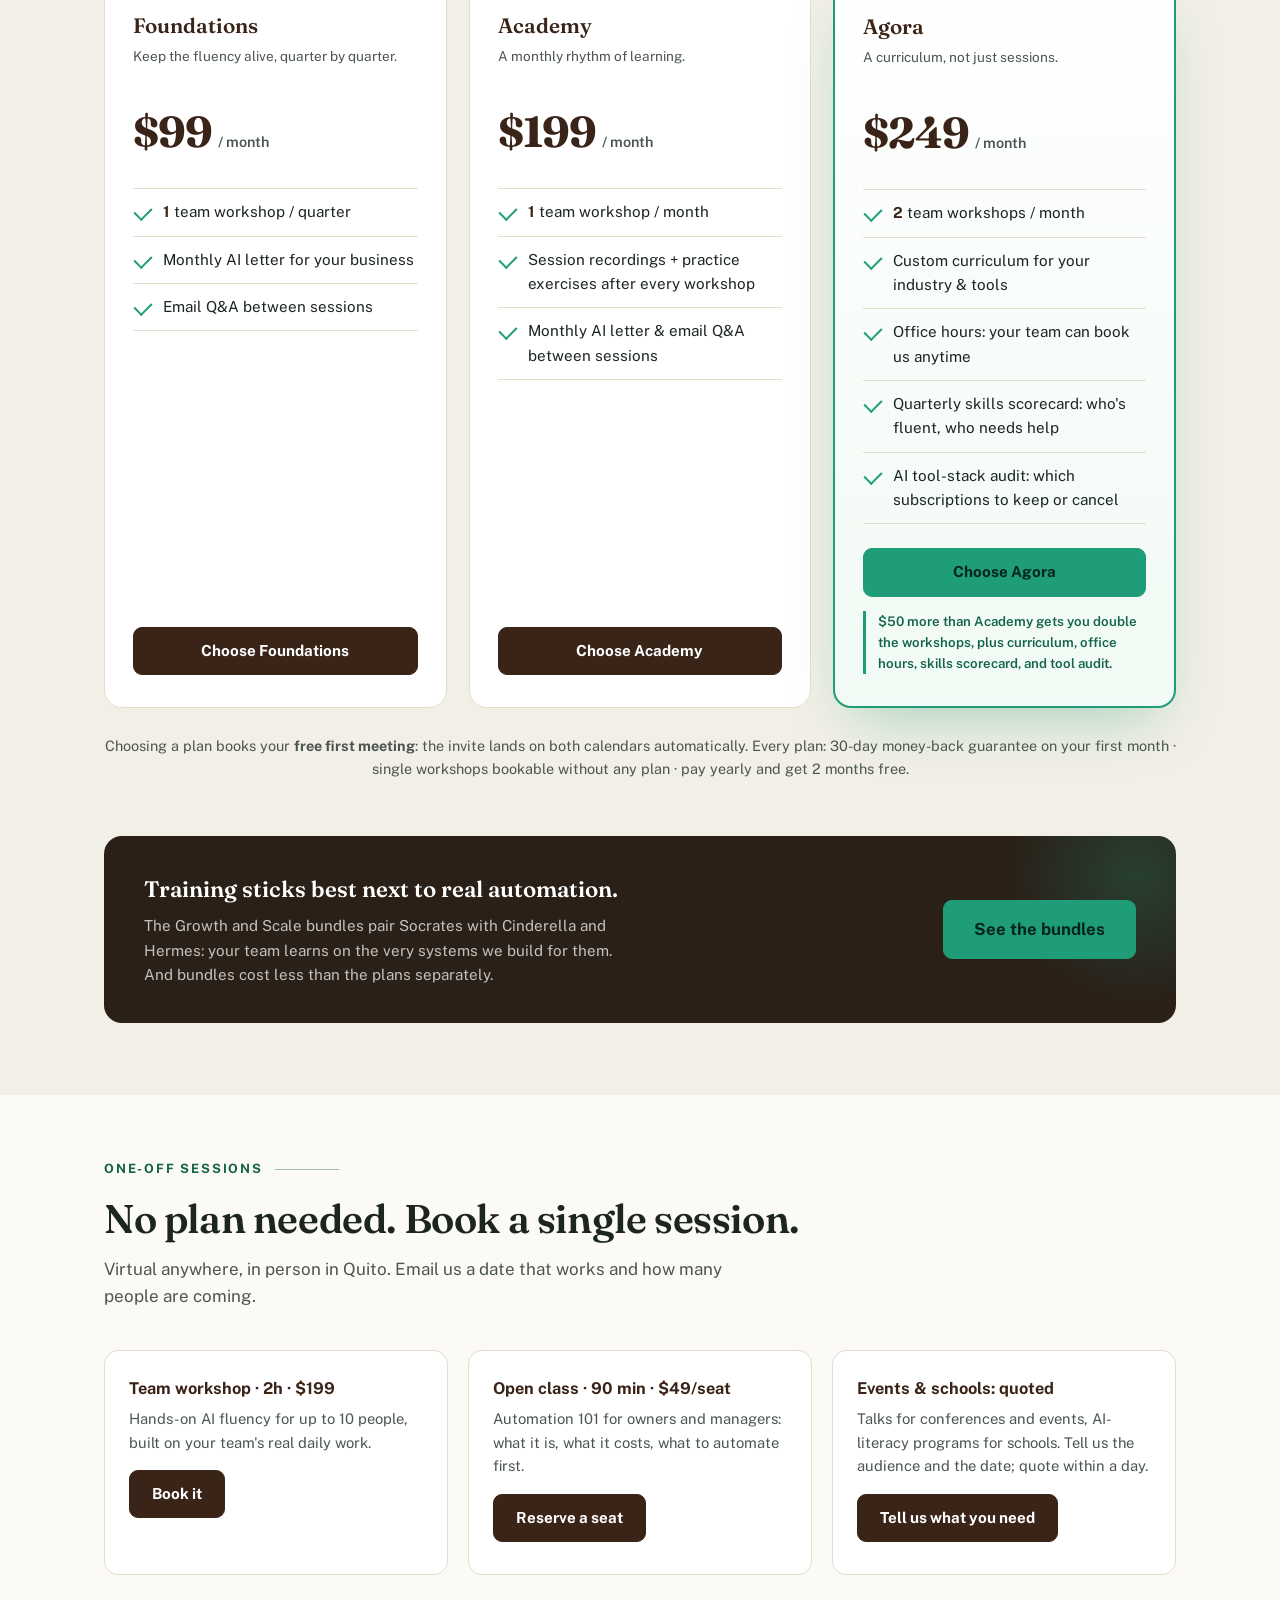
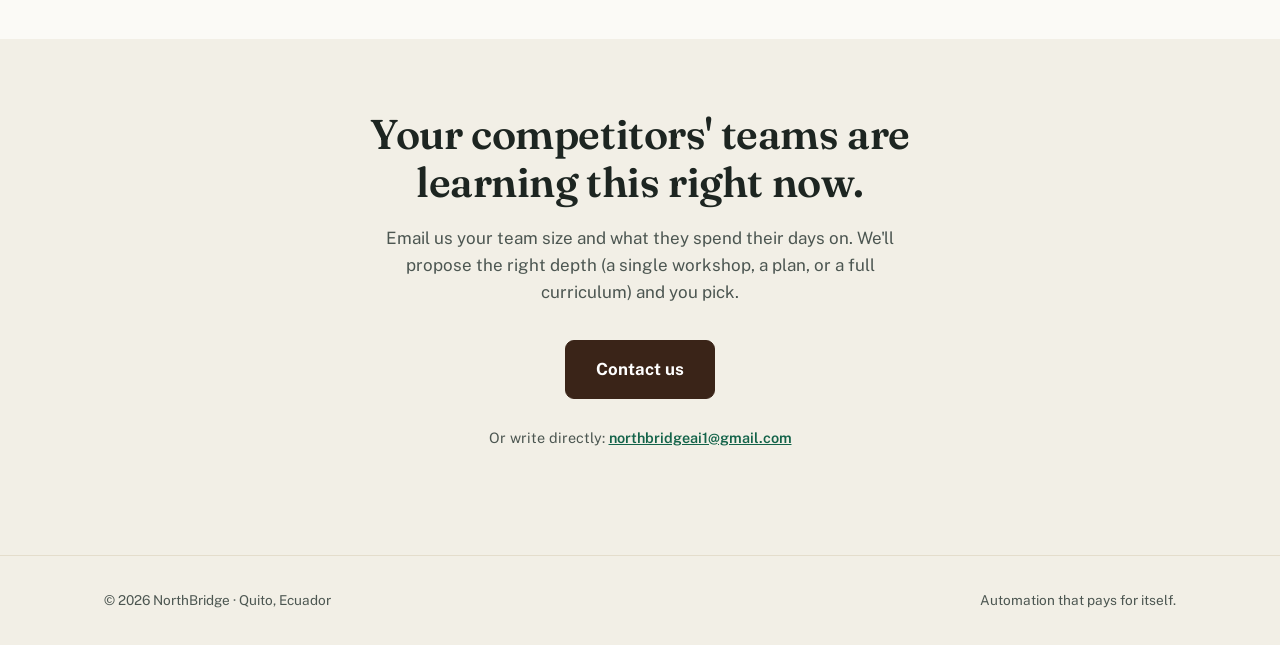
<file: socrates.html>
<!DOCTYPE html>
<html lang="en">
<head>
<meta charset="UTF-8">
<meta name="viewport" content="width=device-width, initial-scale=1.0">
<title>NorthBridge Socrates: AI training that sticks</title>
<meta name="description" content="Socrates is NorthBridge's teaching practice: hands-on AI workshops for business teams, AI literacy programs for schools, and AI talks for events. Virtual anywhere, in person in Quito, in English or Spanish. Plans from $99/month; one-off classes from $49/seat.">
<meta name="keywords" content="AI training for teams, AI workshop for employees, AI fluency training, corporate AI training, AI classes for schools, AI literacy program, AI speaker for events, AI talk for conference, hands-on AI workshop, capacitación en IA, taller de inteligencia artificial, clases de IA para escuelas, Quito">
<script type="application/ld+json">
{
  "@context": "https://schema.org",
  "@type": "Service",
  "name": "NorthBridge Socrates",
  "serviceType": "AI training and education",
  "provider": {"@type": "ProfessionalService", "name": "NorthBridge", "email": "northbridgeai1@gmail.com", "address": {"@type": "PostalAddress", "addressLocality": "Quito", "addressCountry": "EC"}},
  "description": "Hands-on AI training: workshops for business teams built on their real daily work, AI literacy programs for schools (students and teachers), and AI talks for conferences and events. Virtual anywhere, in person in Quito, in English or Spanish.",
  "audience": [
    {"@type": "Audience", "audienceType": "Small and medium business teams"},
    {"@type": "EducationalAudience", "educationalRole": "Schools: students and teachers"},
    {"@type": "Audience", "audienceType": "Conference and event organizers"}
  ],
  "areaServed": ["Worldwide (virtual)", "Ecuador"],
  "offers": [
    {"@type": "Offer", "name": "Foundations", "description": "1 team workshop per quarter, monthly AI letter, email Q&A between sessions.", "price": "99", "priceCurrency": "USD", "priceSpecification": {"@type": "UnitPriceSpecification", "price": "99", "priceCurrency": "USD", "unitText": "per month"}},
    {"@type": "Offer", "name": "Academy", "description": "1 team workshop per month, session recordings and practice exercises after every workshop, monthly AI letter and email Q&A between sessions.", "price": "199", "priceCurrency": "USD", "priceSpecification": {"@type": "UnitPriceSpecification", "price": "199", "priceCurrency": "USD", "unitText": "per month"}},
    {"@type": "Offer", "name": "Agora", "description": "2 team workshops per month, custom curriculum for your industry and tools, office hours, quarterly skills scorecard, and an AI tool-stack audit (which subscriptions to keep or cancel).", "price": "249", "priceCurrency": "USD", "priceSpecification": {"@type": "UnitPriceSpecification", "price": "249", "priceCurrency": "USD", "unitText": "per month"}},
    {"@type": "Offer", "name": "One-off team workshop", "description": "2-hour hands-on AI fluency workshop for up to 10 people.", "price": "199", "priceCurrency": "USD"},
    {"@type": "Offer", "name": "Open class: Automation 101", "description": "90-minute class for owners and managers, per seat.", "price": "49", "priceCurrency": "USD"}
  ]
}
</script>
<link rel="preconnect" href="https://fonts.googleapis.com">
<link rel="preconnect" href="https://fonts.gstatic.com" crossorigin>
<link href="https://fonts.googleapis.com/css2?family=Fraunces:opsz,wght@9..144,500;9..144,600;9..144,700&family=Public+Sans:ital,wght@0,400;0,500;0,600;0,700;1,400&display=swap" rel="stylesheet">
<link rel="stylesheet" href="styles.css">
<link rel="icon" type="image/svg+xml" href="icon.svg">
</head>
<body>

<header>
  <nav class="nav">
    <a class="brand" href="index.html" aria-label="NorthBridge home">
      <svg width="34" height="34" viewBox="0 0 64 64" fill="none" xmlns="http://www.w3.org/2000/svg" aria-hidden="true">
        <defs>
          <linearGradient id="nbg" x1="8" y1="52" x2="56" y2="12" gradientUnits="userSpaceOnUse">
            <stop offset="0" stop-color="#c1572f"/>
            <stop offset=".55" stop-color="#1f9e8c"/>
            <stop offset="1" stop-color="#25d193"/>
          </linearGradient>
        </defs>
        <path d="M32 10 C34.5 22 42 29.5 54 32 C42 34.5 34.5 42 32 54 C29.5 42 22 34.5 10 32 C22 29.5 29.5 22 32 10 Z" fill="url(#nbg)"/>
        <circle cx="32" cy="8" r="6" fill="url(#nbg)"/>
        <circle cx="32" cy="56" r="6" fill="url(#nbg)"/>
        <circle cx="8" cy="32" r="6" fill="url(#nbg)"/>
        <circle cx="56" cy="32" r="6" fill="url(#nbg)"/>
        <path d="M32 20 L35 30 L32 44 L29 30 Z" fill="#1a1a1a" opacity=".85"/>
      </svg>
      <span class="brand-name">North<br>bridge</span>
    </a>
    <div class="nav-right">
      <div class="nav-links">
        <a href="index.html#brands"><span class="en">What we do</span><span class="es">Qué hacemos</span></a>
        <a href="#plans"><span class="en">Plans</span><span class="es">Planes</span></a>
        <a href="index.html#process"><span class="en">Process</span><span class="es">Proceso</span></a>
        <a href="#oneoff"><span class="en">One-off sessions</span><span class="es">Sesiones sueltas</span></a>
        <a href="index.html#faq"><span class="en">FAQ</span><span class="es">Preguntas</span></a>
      </div>
      <button class="lang-toggle" id="langBtn" aria-label="Cambiar idioma">ES</button>
      <a class="btn" href="mailto:northbridgeai1@gmail.com?subject=Socrates">
        <span class="en">Contact us</span><span class="es">Contáctanos</span>
      </a>
    </div>
  </nav>
</header>

<main>

<section class="hero">
  <div class="wrap">
    <p class="crumb"><a href="index.html#brands">← <span class="en">All of NorthBridge</span><span class="es">Todo NorthBridge</span></a></p>
    <p class="kicker"><span class="en">NorthBridge · Socrates · Teaching</span><span class="es">NorthBridge · Socrates · Enseñanza</span></p>
    <h1>
      <span class="en">The AI tools aren't the problem. Nobody taught your team.</span>
      <span class="es">Las herramientas de IA no son el problema. Nadie le enseñó a tu equipo.</span>
    </h1>
    <p class="lede">
      <span class="en">Companies buy the subscriptions, forward a tutorial, and hope. Six months later the tools sit unused. Socrates teaches people to use AI on their actual daily work (invoices, emails, quotes, reports) until it's just how they work. For businesses, schools, and events alike.</span>
      <span class="es">Las empresas compran las suscripciones, reenvían un tutorial, y esperan. Seis meses después las herramientas están sin usar. Socrates enseña a la gente a usar IA en su trabajo diario real (facturas, correos, cotizaciones, reportes) hasta que sea simplemente su forma de trabajar. Para empresas, escuelas y eventos por igual.</span>
    </p>
    <div class="hero-cta">
      <a class="btn big" href="mailto:northbridgeai1@gmail.com?subject=Socrates">
        <span class="en">Contact us</span><span class="es">Contáctanos</span>
      </a>
      <a class="btn big ghost" href="#plans">
        <span class="en">See Socrates plans</span><span class="es">Ver planes Socrates</span>
      </a>
    </div>
    <p class="hero-note" style="margin-top:18px">
      <span class="en"><strong>Virtual anywhere · in person in Quito.</strong> Single workshops also bookable, no plan needed.</span>
      <span class="es"><strong>Virtual donde estés · presencial en Quito.</strong> También puedes reservar talleres sueltos, sin plan.</span>
    </p>
  </div>
</section>

<section class="fit">
  <div class="wrap">
    <p class="step-label rv"><span class="en">Is Socrates for you?</span><span class="es">¿Socrates es para ti?</span></p>
    <h2 class="h2 rv">
      <span class="en">You'll recognize these symptoms.</span>
      <span class="es">Vas a reconocer estos síntomas.</span>
    </h2>
    <div class="fit-grid">
      <div class="fit-card rv">
        <h3><span class="en">"We pay for it, but…"</span><span class="es">"Lo pagamos, pero…"</span></h3>
        <p><span class="en">There's an AI subscription on the company card. Two people opened it once. Nobody's sure what it's for anymore.</span><span class="es">Hay una suscripción de IA en la tarjeta de la empresa. Dos personas la abrieron una vez. Ya nadie sabe bien para qué es.</span></p>
      </div>
      <div class="fit-card rv d1">
        <h3><span class="en">One person knows everything</span><span class="es">Una persona lo sabe todo</span></h3>
        <p><span class="en">All the AI knowledge in the company lives in one enthusiast's head. When they're on vacation, it's 2019 again.</span><span class="es">Todo el conocimiento de IA de la empresa vive en la cabeza de un entusiasta. Cuando se va de vacaciones, vuelve a ser 2019.</span></p>
      </div>
      <div class="fit-card rv d2">
        <h3><span class="en">Fear dressed as skepticism</span><span class="es">Miedo disfrazado de escepticismo</span></h3>
        <p><span class="en">Half the team says AI is overhyped. Ask quietly, and it's not skepticism: nobody wants to look slow in front of colleagues. Training in a safe room fixes that.</span><span class="es">La mitad del equipo dice que la IA es puro humo. Pregunta en privado, y no es escepticismo: nadie quiere verse lento frente a los colegas. Capacitar en un espacio seguro arregla eso.</span></p>
      </div>
    </div>
    <p class="sub rv" style="margin-top:36px">
      <span class="en">And it's not only businesses: Socrates gives talks and classes at <strong>events</strong>, and runs AI-literacy programs for <strong>schools</strong>, students and teachers both.</span>
      <span class="es">Y no es solo para empresas: Socrates da charlas y clases en <strong>eventos</strong>, y dicta programas de alfabetización en IA para <strong>escuelas</strong>, estudiantes y profesores por igual.</span>
    </p>
  </div>
</section>

<section class="plans" id="plans">
  <div class="wrap">
    <p class="step-label rv"><span class="en">Socrates plans</span><span class="es">Planes Socrates</span></p>
    <h2 class="h2 rv"><span class="en">Three depths of fluency.</span><span class="es">Tres profundidades de fluidez.</span></h2>
    <p class="sub rv">
      <span class="en">Every workshop is hands-on and built on your team's real tasks. People leave having already done their work faster, not having watched slides about it.</span>
      <span class="es">Cada taller es práctico y se construye sobre las tareas reales de tu equipo. La gente sale habiendo hecho ya su trabajo más rápido, no habiendo visto diapositivas sobre el tema.</span>
    </p>
    <div class="tiers">
      <div class="tier rv">
        <h3>Foundations</h3>
        <p class="for"><span class="en">Keep the fluency alive, quarter by quarter.</span><span class="es">Mantén viva la fluidez, trimestre a trimestre.</span></p>
        <div class="tprice"><span class="n">$99</span><span class="per"><span class="en">/ month</span><span class="es">/ mes</span></span></div>
        <ul>
          <li><strong>1</strong> <span class="en">team workshop / quarter</span><span class="es">taller de equipo / trimestre</span></li>
          <li><span class="en">Monthly AI letter for your business</span><span class="es">Carta mensual de IA para tu negocio</span></li>
          <li><span class="en">Email Q&amp;A between sessions</span><span class="es">Preguntas por correo entre sesiones</span></li>
        </ul>
        <a class="btn navy cta book" style="text-align:center" href="book.html?plan=Socrates+Foundations">
          <span class="en">Choose Foundations</span><span class="es">Elegir Foundations</span>
        </a>
      </div>
      <div class="tier rv d1">
        <h3>Academy</h3>
        <p class="for"><span class="en">A monthly rhythm of learning.</span><span class="es">Un ritmo mensual de aprendizaje.</span></p>
        <div class="tprice"><span class="n">$199</span><span class="per"><span class="en">/ month</span><span class="es">/ mes</span></span></div>
        <ul>
          <li><strong>1</strong> <span class="en">team workshop / month</span><span class="es">taller de equipo / mes</span></li>
          <li><span class="en">Session recordings + practice exercises after every workshop</span><span class="es">Grabaciones + ejercicios de práctica después de cada taller</span></li>
          <li><span class="en">Monthly AI letter &amp; email Q&amp;A between sessions</span><span class="es">Carta mensual de IA y preguntas por correo entre sesiones</span></li>
        </ul>
        <a class="btn navy cta book" style="text-align:center" href="book.html?plan=Socrates+Academy">
          <span class="en">Choose Academy</span><span class="es">Elegir Academy</span>
        </a>
      </div>
      <div class="tier best rv d2">
        <span class="badge"><span class="en">Popular</span><span class="es">Popular</span></span>
        <h3>Agora</h3>
        <p class="for"><span class="en">A curriculum, not just sessions.</span><span class="es">Un plan de estudios, no solo sesiones.</span></p>
        <div class="tprice"><span class="n">$249</span><span class="per"><span class="en">/ month</span><span class="es">/ mes</span></span></div>
        <ul>
          <li><strong>2</strong> <span class="en">team workshops / month</span><span class="es">talleres de equipo / mes</span></li>
          <li><span class="en">Custom curriculum for your industry &amp; tools</span><span class="es">Plan de estudios a medida para tu industria y herramientas</span></li>
          <li><span class="en">Office hours: your team can book us anytime</span><span class="es">Horas de consulta: tu equipo nos agenda cuando quiera</span></li>
          <li><span class="en">Quarterly skills scorecard: who's fluent, who needs help</span><span class="es">Boleta trimestral de habilidades: quién domina, quién necesita ayuda</span></li>
          <li><span class="en">AI tool-stack audit: which subscriptions to keep or cancel</span><span class="es">Auditoría de herramientas de IA: qué suscripciones mantener o cancelar</span></li>
        </ul>
        <a class="btn cta book" style="text-align:center" href="book.html?plan=Socrates+Agora">
          <span class="en">Choose Agora</span><span class="es">Elegir Agora</span>
        </a>
        <p class="value-note">
          <span class="en">$50 more than Academy gets you double the workshops, plus curriculum, office hours, skills scorecard, and tool audit.</span>
          <span class="es">$50 más que Academy te da el doble de talleres, más plan de estudios, horas de consulta, boleta de habilidades y auditoría de herramientas.</span>
        </p>
      </div>
    </div>
    <p class="tiers-note rv">
      <span class="en">Choosing a plan books your <strong>free first meeting</strong>: the invite lands on both calendars automatically. Every plan: 30-day money-back guarantee on your first month · single workshops bookable without any plan · pay yearly and get 2 months free.</span>
      <span class="es">Elegir un plan agenda tu <strong>primera reunión gratuita</strong>: la invitación llega a ambos calendarios automáticamente. Todos los planes: garantía de devolución de 30 días en tu primer mes · talleres sueltos reservables sin ningún plan · paga el año y llévate 2 meses gratis.</span>
    </p>

    <div class="bundle-strip rv">
      <div>
        <h3><span class="en">Training sticks best next to real automation.</span><span class="es">La capacitación pega mejor junto a automatización real.</span></h3>
        <p><span class="en">The Growth and Scale bundles pair Socrates with Cinderella and Hermes: your team learns on the very systems we build for them. And bundles cost less than the plans separately.</span><span class="es">Los paquetes Crecimiento y Escala combinan Socrates con Cinderella y Hermes: tu equipo aprende sobre los mismos sistemas que construimos para ellos. Y los paquetes cuestan menos que los planes por separado.</span></p>
      </div>
      <a class="btn big" href="index.html#plans"><span class="en">See the bundles</span><span class="es">Ver los paquetes</span></a>
    </div>
  </div>
</section>

<section class="fit" id="oneoff">
  <div class="wrap">
    <p class="step-label rv"><span class="en">One-off sessions</span><span class="es">Sesiones sueltas</span></p>
    <h2 class="h2 rv">
      <span class="en">No plan needed. Book a single session.</span>
      <span class="es">Sin plan. Reserva una sesión suelta.</span>
    </h2>
    <p class="sub rv" style="margin-bottom:40px">
      <span class="en">Virtual anywhere, in person in Quito. Email us a date that works and how many people are coming.</span>
      <span class="es">Virtual donde estés, presencial en Quito. Escríbenos una fecha que te sirva y cuántas personas asisten.</span>
    </p>
    <div class="fit-grid">
      <div class="fit-card rv">
        <h3><span class="en">Team workshop · 2h · $199</span><span class="es">Taller de equipo · 2h · $199</span></h3>
        <p style="margin-bottom:16px"><span class="en">Hands-on AI fluency for up to 10 people, built on your team's real daily work.</span><span class="es">Fluidez práctica en IA para hasta 10 personas, sobre el trabajo diario real de tu equipo.</span></p>
        <a class="btn navy" href="mailto:northbridgeai1@gmail.com?subject=Workshop%3A%20AI%20Fluency"><span class="en">Book it</span><span class="es">Reservar</span></a>
      </div>
      <div class="fit-card rv d1">
        <h3><span class="en">Open class · 90 min · $49/seat</span><span class="es">Clase abierta · 90 min · $49/persona</span></h3>
        <p style="margin-bottom:16px"><span class="en">Automation 101 for owners and managers: what it is, what it costs, what to automate first.</span><span class="es">Automatización 101 para dueños y gerentes: qué es, cuánto cuesta, qué automatizar primero.</span></p>
        <a class="btn navy" href="mailto:northbridgeai1@gmail.com?subject=Class%3A%20Automation%20101"><span class="en">Reserve a seat</span><span class="es">Reservar un lugar</span></a>
      </div>
      <div class="fit-card rv d2">
        <h3><span class="en">Events &amp; schools: quoted</span><span class="es">Eventos y escuelas: cotizado</span></h3>
        <p style="margin-bottom:16px"><span class="en">Talks for conferences and events, AI-literacy programs for schools. Tell us the audience and the date; quote within a day.</span><span class="es">Charlas para conferencias y eventos, programas de alfabetización en IA para escuelas. Cuéntanos la audiencia y la fecha; cotización en un día.</span></p>
        <a class="btn navy" href="mailto:northbridgeai1@gmail.com?subject=Socrates%3A%20event%20or%20school"><span class="en">Tell us what you need</span><span class="es">Cuéntanos qué necesitas</span></a>
      </div>
    </div>
  </div>
</section>

<section class="final" style="background:var(--paper-dark)">
  <div class="wrap">
    <h2 class="h2 rv">
      <span class="en">Your competitors' teams are learning this right now.</span>
      <span class="es">Los equipos de tu competencia están aprendiendo esto ahora mismo.</span>
    </h2>
    <p class="rv">
      <span class="en">Email us your team size and what they spend their days on. We'll propose the right depth (a single workshop, a plan, or a full curriculum) and you pick.</span>
      <span class="es">Escríbenos el tamaño de tu equipo y en qué se les van los días. Te proponemos la profundidad correcta (un taller suelto, un plan, o un plan de estudios completo) y tú eliges.</span>
    </p>
    <a class="btn navy big rv" href="mailto:northbridgeai1@gmail.com?subject=Socrates">
      <span class="en">Contact us</span><span class="es">Contáctanos</span>
    </a>
    <p class="mail rv">
      <span class="en">Or write directly: </span><span class="es">O escribe directamente: </span>
      <a href="mailto:northbridgeai1@gmail.com">northbridgeai1@gmail.com</a>
    </p>
  </div>
</section>

</main>

<footer>
  <div class="wrap foot">
    <span>© 2026 NorthBridge · Quito, Ecuador</span>
    <span><span class="en">Automation that pays for itself.</span><span class="es">Automatización que se paga sola.</span></span>
  </div>
</footer>

<script src="site.js"></script>
</body>
</html>
</file>
<file: styles.css>
/* NorthBridge shared styles, used by cinderella.html, hermes.html, socrates.html
   (index.html keeps its own inline copy; keep big changes in sync) */
:root{
  --ink:#1d2521;
  --ink-soft:#4c5651;
  --paper:#fbfaf6;
  --paper-dark:#f2efe6;
  --navy:#3a2418;
  --deep:#2a2018;
  --deep-2:#33261c;
  --teal:#1f9d78;
  --teal-dark:#136349;
  --teal-soft:#a9dcc4;
  --gold:#d9a344;
  --line:#e4ddcc;
  --line-dark:rgba(255,255,255,.12);
  --serif:"Fraunces", Georgia, serif;
  --sans:"Public Sans", -apple-system, "Segoe UI", sans-serif;
}
*{margin:0;padding:0;box-sizing:border-box}
html{scroll-behavior:smooth}
body{
  font-family:var(--sans);background:var(--paper);color:var(--ink);
  line-height:1.6;font-size:17px;-webkit-font-smoothing:antialiased;overflow-x:hidden;
}
body::before{
  content:"";position:fixed;inset:0;pointer-events:none;z-index:999;opacity:.35;
  background-image:url("data:image/svg+xml,%3Csvg xmlns='http://www.w3.org/2000/svg' width='120' height='120'%3E%3Cfilter id='n'%3E%3CfeTurbulence type='fractalNoise' baseFrequency='0.9' numOctaves='2'/%3E%3CfeColorMatrix values='0 0 0 0 0 0 0 0 0 0 0 0 0 0 0 0 0 0 0.03 0'/%3E%3C/filter%3E%3Crect width='120' height='120' filter='url(%23n)'/%3E%3C/svg%3E");
}
.es{display:none}
html[data-lang="es"] .es{display:revert}
html[data-lang="es"] .en{display:none}
.wrap{max-width:1120px;margin:0 auto;padding:0 24px}
a{color:inherit}

/* reveal */
.rv{opacity:0;transform:translateY(26px);transition:opacity .7s ease, transform .7s ease}
.rv.in{opacity:1;transform:none}
.rv.d1{transition-delay:.08s}.rv.d2{transition-delay:.16s}.rv.d3{transition-delay:.24s}
@media (prefers-reduced-motion: reduce){
  .rv{opacity:1;transform:none;transition:none}
  html{scroll-behavior:auto}
}

/* nav */
header{
  position:sticky;top:0;z-index:50;
  background:rgba(251,249,244,.92);backdrop-filter:blur(10px);
  border-bottom:1px solid var(--line);
}
.nav{display:flex;align-items:center;justify-content:space-between;padding:13px 24px;max-width:1120px;margin:0 auto}
.brand{display:flex;align-items:center;gap:10px;text-decoration:none}
.brand-name{font-weight:700;font-size:1.08rem;letter-spacing:-.02em;color:var(--ink);line-height:1.05}
.brand-name em{font-style:normal;color:var(--teal)}
.nav-right{display:flex;align-items:center;gap:16px}
.nav-links{display:flex;gap:18px;font-size:.9rem;font-weight:500}
.nav-links a{text-decoration:none;color:var(--ink-soft)}
.nav-links a:hover{color:var(--ink)}
.lang-toggle{
  border:1px solid var(--line);background:transparent;border-radius:999px;
  font:inherit;font-size:.78rem;font-weight:700;padding:5px 12px;cursor:pointer;color:var(--ink-soft);
}
.lang-toggle:hover{border-color:var(--teal);color:var(--ink)}
@media(max-width:760px){.nav-links{display:none}}

/* buttons */
.btn{
  display:inline-block;background:var(--teal);color:#06251a;text-decoration:none;
  padding:11px 22px;border-radius:9px;font-weight:700;font-size:.95rem;
  border:1px solid var(--teal);transition:transform .15s, box-shadow .15s, background .15s;
  position:relative;overflow:hidden;
}
.btn:hover{background:#22cf8e;transform:translateY(-1px);box-shadow:0 10px 24px -10px rgba(31,157,120,.55)}
.btn.big{padding:15px 30px;font-size:1.05rem}
.btn.navy{background:var(--navy);border-color:var(--navy);color:#fff}
.btn.navy:hover{background:#0f2d24;box-shadow:0 10px 24px -12px rgba(16,45,36,.6)}
.btn.ghost{background:transparent;color:#fff;border-color:rgba(255,255,255,.35)}
.btn.ghost:hover{border-color:#fff;box-shadow:none;background:rgba(255,255,255,.06)}
.btn::after{
  content:"";position:absolute;top:0;left:-80%;width:50%;height:100%;
  background:linear-gradient(105deg, transparent, rgba(255,255,255,.35), transparent);
  transform:skewX(-20deg);transition:left .5s ease;
}
.btn:hover::after{left:130%}
@media (prefers-reduced-motion: reduce){.btn::after{display:none}}

/* page hero (brand pages) */
.hero{position:relative;background:var(--deep);color:#fff;padding:68px 0 76px;overflow:hidden}
.hero::after{
  content:"";position:absolute;inset:-40%;pointer-events:none;
  background:
    radial-gradient(600px 340px at 22% 30%, rgba(31,157,120,.16), transparent 60%),
    radial-gradient(700px 420px at 82% 75%, rgba(193,87,47,.14), transparent 60%);
  animation:drift 16s ease-in-out infinite alternate;
}
@keyframes drift{from{transform:translate3d(-2%,0,0)}to{transform:translate3d(2%,2%,0)}}
@media (prefers-reduced-motion: reduce){.hero::after{animation:none}}
.hero .wrap{position:relative;z-index:2}
.crumb{font-size:.85rem;margin-bottom:26px}
.crumb a{color:var(--teal-soft);text-decoration:none;font-weight:600}
.crumb a:hover{color:#fff}
.kicker{
  font-size:.78rem;font-weight:700;letter-spacing:.16em;text-transform:uppercase;
  color:var(--teal-soft);margin-bottom:20px;display:flex;align-items:center;gap:12px;
}
.kicker::before{content:"";width:34px;height:1px;background:var(--teal);display:inline-block}
h1{
  font-family:var(--serif);font-weight:600;letter-spacing:-.01em;
  font-size:clamp(2.1rem, 5vw, 3.6rem);line-height:1.08;color:#fff;max-width:19ch;
}
.hero p.lede{margin:26px 0 8px;font-size:1.14rem;color:rgba(255,255,255,.78);max-width:58ch}
.hero-cta{margin-top:34px;display:flex;gap:14px;align-items:center;flex-wrap:wrap}
.hero-note{font-size:.88rem;color:rgba(255,255,255,.65)}
.hero-note strong{color:#fff}

/* section bits */
section{position:relative}
.step-label{
  font-size:.8rem;font-weight:700;letter-spacing:.14em;text-transform:uppercase;
  color:var(--teal-dark);margin-bottom:16px;display:flex;align-items:center;gap:12px;
}
.step-label::after{content:"";height:1px;width:64px;background:currentColor;opacity:.4}
.h2{
  font-family:var(--serif);font-weight:600;font-size:clamp(1.7rem,3.6vw,2.5rem);
  letter-spacing:-.01em;line-height:1.15;margin-bottom:14px;
}
.sub{color:var(--ink-soft);max-width:62ch}

/* who it's for */
.fit{padding:64px 0;background:var(--paper)}
.fit .sub{margin-bottom:40px}
.fit-grid{display:grid;grid-template-columns:repeat(3,1fr);gap:20px}
@media(max-width:880px){.fit-grid{grid-template-columns:1fr;max-width:460px;margin:0 auto}}
.fit-card{background:#fff;border:1px solid var(--line);border-radius:14px;padding:24px}
.fit-card h3{font-size:1.02rem;font-weight:700;color:var(--navy);margin-bottom:6px}
.fit-card p{font-size:.92rem;color:var(--ink-soft)}

/* plans */
.plans{padding:72px 0;background:var(--paper-dark)}
.plans .sub{margin-bottom:52px}
.tiers{display:grid;grid-template-columns:repeat(3,1fr);gap:22px;align-items:stretch}
@media(max-width:920px){.tiers{grid-template-columns:1fr;max-width:440px;margin:0 auto}}
.tier{
  background:#fff;border:1px solid var(--line);border-radius:18px;padding:32px 28px;
  display:flex;flex-direction:column;position:relative;
  transition:transform .25s ease, box-shadow .25s ease;
}
.tier:hover{transform:translateY(-6px);box-shadow:0 24px 48px -22px rgba(42,32,24,.35)}
.tier.best{
  border:2px solid var(--teal);
  box-shadow:0 26px 56px -22px rgba(31,157,120,.4);
  background:linear-gradient(180deg, #ffffff 0%, #f1faf4 100%);
}
.tier .badge{
  position:absolute;top:-14px;left:50%;transform:translateX(-50%);
  background:var(--teal);color:#06251a;font-size:.72rem;font-weight:800;
  letter-spacing:.1em;text-transform:uppercase;padding:5px 14px;border-radius:999px;white-space:nowrap;
  animation:floaty 3.2s ease-in-out infinite;
}
@keyframes floaty{0%,100%{transform:translateX(-50%) translateY(0)}50%{transform:translateX(-50%) translateY(-4px)}}
@media (prefers-reduced-motion: reduce){.tier .badge{animation:none}}
.tier h3{font-family:var(--serif);font-size:1.3rem;font-weight:600;color:var(--navy);margin-bottom:4px}
.tier .for{font-size:.85rem;color:var(--ink-soft);min-height:2.6em}
.tier .tprice{display:flex;align-items:baseline;gap:6px;margin:16px 0 4px}
.tier .tprice .n{font-family:var(--serif);font-size:2.7rem;font-weight:700;color:var(--navy);letter-spacing:-.02em}
.tier .tprice .per{color:var(--ink-soft);font-weight:600;font-size:.9rem}
.tier ul{list-style:none;margin:18px 0 24px;border-top:1px solid var(--line);flex:1}
.tier li{padding:11px 0 11px 30px;border-bottom:1px solid var(--line);font-size:.95rem;position:relative}
.tier li::before{
  content:"";position:absolute;left:2px;top:17px;width:14px;height:9px;
  border-left:2.5px solid var(--teal);border-bottom:2.5px solid var(--teal);transform:rotate(-45deg);
}
.tier li strong{color:var(--navy)}
.tier .cta{margin-top:auto}
.tier .value-note{
  margin-top:14px;font-size:.83rem;color:var(--teal-dark);font-weight:600;
  border-left:3px solid var(--teal);padding-left:12px;
}
.tiers-note{text-align:center;margin-top:26px;font-size:.9rem;color:var(--ink-soft)}

/* bundle strip */
.bundle-strip{
  margin-top:56px;background:var(--deep);color:#fff;border-radius:18px;padding:36px 40px;
  display:flex;align-items:center;justify-content:space-between;gap:24px;flex-wrap:wrap;
  position:relative;overflow:hidden;
}
.bundle-strip::after{
  content:"";position:absolute;right:-100px;top:-100px;width:280px;height:280px;border-radius:50%;
  background:radial-gradient(circle, rgba(31,157,120,.25), transparent 65%);
}
.bundle-strip h3{font-family:var(--serif);font-size:1.4rem;font-weight:600;margin-bottom:6px}
.bundle-strip p{color:rgba(255,255,255,.72);font-size:.95rem;max-width:52ch}
.bundle-strip .btn{position:relative;z-index:2}

/* final cta */
.final{padding:72px 0;text-align:center;background:var(--paper)}
.final .h2{font-size:clamp(1.8rem,4vw,2.6rem);max-width:24ch;margin:0 auto 18px}
.final p{color:var(--ink-soft);max-width:52ch;margin:0 auto 34px}
.final .mail{margin-top:18px;font-size:.9rem;color:var(--ink-soft)}
.final .mail a{color:var(--teal-dark);font-weight:600}

footer{border-top:1px solid var(--line);padding:34px 0;font-size:.85rem;color:var(--ink-soft);background:var(--paper-dark)}
.foot{display:flex;justify-content:space-between;align-items:center;gap:16px;flex-wrap:wrap}

/* progress bar */
#progress{
  position:fixed;top:0;left:0;height:3px;width:0%;z-index:1000;
  background:linear-gradient(90deg, var(--teal), var(--gold));
  transition:width .1s linear;
}
</file>
